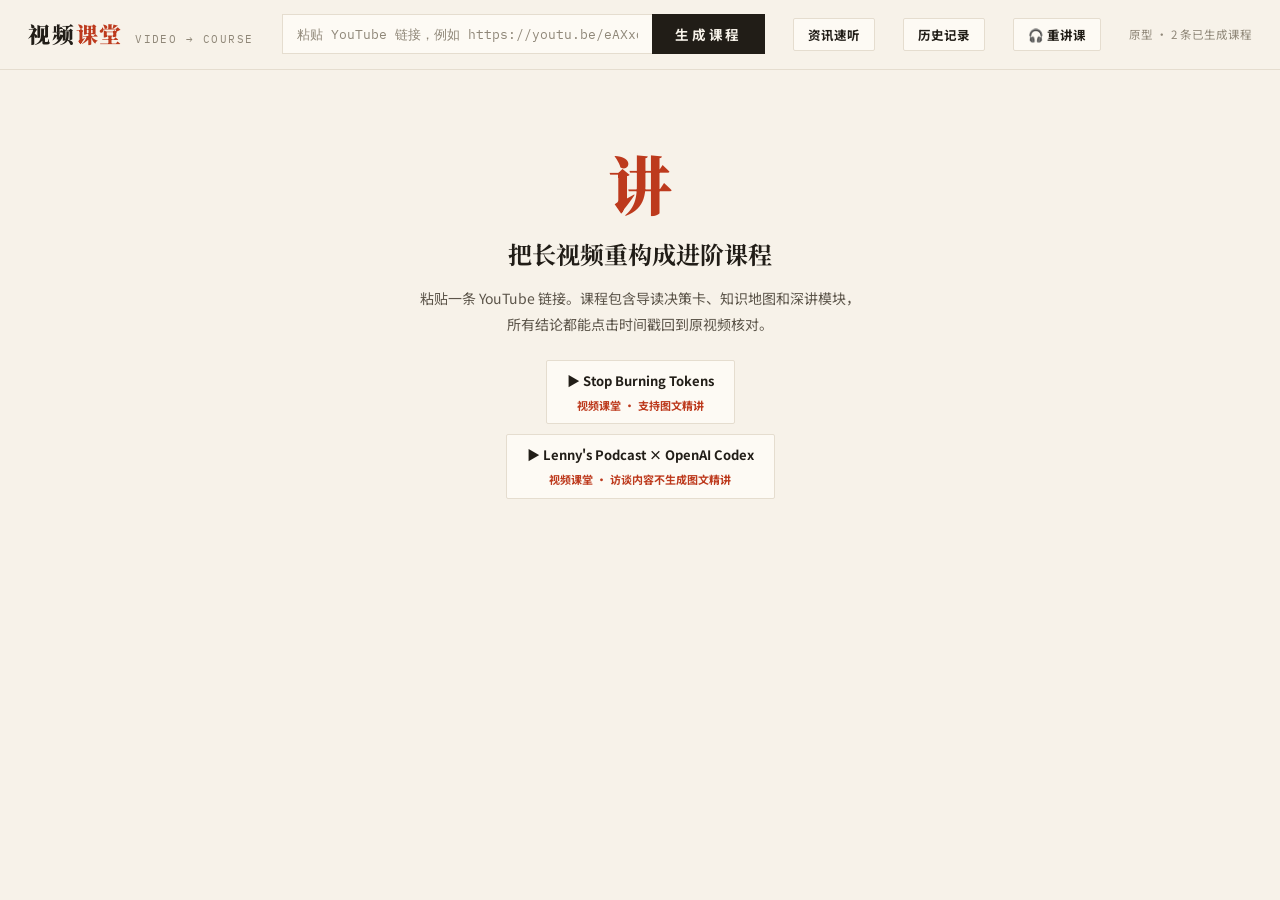
<file: prototype/index.html>
<!DOCTYPE html>
<html lang="zh-CN">
<head>
<meta charset="UTF-8">
<meta name="viewport" content="width=device-width, initial-scale=1.0">
<title>视频课堂 · 把长视频重构成进阶课程</title>
<link rel="icon" href="data:image/svg+xml,<svg xmlns=%22http://www.w3.org/2000/svg%22 viewBox=%220 0 100 100%22><text y=%22.9em%22 font-size=%2290%22>🎓</text></svg>">
<link rel="preconnect" href="https://fonts.googleapis.com">
<link rel="preconnect" href="https://fonts.gstatic.com" crossorigin>
<link href="https://fonts.googleapis.com/css2?family=Noto+Serif+SC:wght@500;700;900&family=Noto+Sans+SC:wght@400;500;700&family=IBM+Plex+Mono:wght@400;500&display=swap" rel="stylesheet">
<style>
:root{
  --paper:#f7f2e9;
  --paper-deep:#efe7d8;
  --ink:#211d17;
  --ink-soft:#5c554a;
  --ink-faint:#8f8778;
  --vermilion:#bd3a1d;
  --vermilion-soft:#f3ddd5;
  --ochre:#a06b12;
  --ochre-soft:#f0e3c8;
  --teal:#1f6a5e;
  --teal-soft:#d9e8e2;
  --hairline:#d8cdb9;
  --card:#fdfaf4;
  --serif:'Noto Serif SC',serif;
  --sans:'Noto Sans SC',sans-serif;
  --mono:'IBM Plex Mono',monospace;
}
*{margin:0;padding:0;box-sizing:border-box}
.sr-only{position:absolute;width:1px;height:1px;padding:0;margin:-1px;overflow:hidden;clip:rect(0,0,0,0);white-space:nowrap;border:0}
html{scroll-behavior:smooth}
body{
  font-family:var(--sans);color:var(--ink);background:var(--paper);
  line-height:1.85;font-size:15px;
  background-image:
    radial-gradient(ellipse 900px 400px at 85% -60px, rgba(189,58,29,.055), transparent),
    repeating-linear-gradient(0deg, transparent, transparent 3px, rgba(33,29,23,.012) 3px, rgba(33,29,23,.012) 4px);
}
::selection{background:var(--vermilion);color:#fff}

/* ── header ─────────────────────── */
header{
  border-bottom:2px solid var(--ink);
  background:var(--paper);
  position:sticky;top:0;z-index:50;
}
.hd-inner{
  max-width:1280px;margin:0 auto;padding:14px 28px;
  display:flex;align-items:center;gap:28px;flex-wrap:wrap;
}
.brand{display:flex;align-items:baseline;gap:12px;white-space:nowrap}
.brand h1{font-family:var(--serif);font-weight:900;font-size:22px;letter-spacing:.08em}
.brand h1 em{font-style:normal;color:var(--vermilion)}
.brand .en{font-family:var(--mono);font-size:10.5px;color:var(--ink-faint);letter-spacing:.14em;text-transform:uppercase}
.linkbar{flex:1;display:flex;gap:0;min-width:320px;max-width:640px}
.linkbar input{
  flex:1;border:1.5px solid var(--ink);border-right:none;background:var(--card);
  padding:9px 14px;font-family:var(--mono);font-size:12.5px;color:var(--ink);outline:none;
}
.linkbar input::placeholder{color:var(--ink-faint)}
.linkbar input:focus{background:#fff}
.linkbar button{
  border:1.5px solid var(--ink);background:var(--ink);color:var(--paper);
  font-family:var(--sans);font-weight:700;font-size:13.5px;letter-spacing:.2em;
  padding:9px 22px;cursor:pointer;transition:background .15s;white-space:nowrap;
}
.linkbar button:hover{background:var(--vermilion);border-color:var(--vermilion)}
.hd-note{font-size:11.5px;color:var(--ink-faint)}
.hd-mode{font-size:12.5px;font-weight:700;color:var(--ink);text-decoration:none;border:1.5px solid var(--ink);padding:4px 14px;background:var(--card);white-space:nowrap}
.hd-mode:hover{background:var(--vermilion);border-color:var(--vermilion);color:#fff}

/* ── empty / not-found state ────── */
.state{max-width:680px;margin:80px auto;text-align:center;padding:0 24px}
.state .glyph{font-family:var(--serif);font-size:64px;font-weight:900;color:var(--vermilion);line-height:1}
.state h2{font-family:var(--serif);font-size:24px;margin:18px 0 10px}
.state p{color:var(--ink-soft);font-size:14px}
.state code{font-family:var(--mono);font-size:12px;background:var(--paper-deep);padding:2px 8px}
.state .demo-link{
  display:inline-block;margin-top:22px;border:1.5px solid var(--ink);padding:8px 20px;
  font-weight:700;font-size:13px;color:var(--ink);text-decoration:none;cursor:pointer;background:var(--card);
}
.state .demo-link:hover{background:var(--ink);color:var(--paper)}
.state .sample-list{display:flex;flex-direction:column;align-items:center;gap:10px;margin-top:22px}
.state .sample-list .demo-link{margin-top:0}
.state .sample-note{display:block;margin-top:2px;font-size:11px;color:var(--vermilion);font-weight:700}
.state .private-learning-note[hidden]{display:none}

/* ── layout ─────────────────────── */
.wrap{max-width:1280px;margin:0 auto;padding:30px 28px 120px;display:none}
.wrap.active{display:grid}
.wrap{grid-template-columns:460px 1fr;gap:44px;align-items:start}
.left{position:sticky;top:78px}

/* player */
.player-slot{position:relative}
.player-frame{border:2px solid var(--ink);background:#000;box-shadow:8px 8px 0 var(--paper-deep)}
.player-frame.is-floating{position:fixed;top:var(--floating-player-top,0);left:50%;z-index:60;width:min(28rem,calc(100vw - 1rem));transform:translateX(-50%);box-shadow:0 12px 32px rgba(33,29,23,.24)}
.player-frame .ratio{position:relative;padding-top:56.25%}
.player-frame iframe,#yt-player{position:absolute;inset:0;width:100%;height:100%;border:0}
.subtitle-box{min-height:42px;padding:8px 14px;background:#000;color:#fff;text-align:center;font-size:14px;font-weight:700;line-height:1.6}
.subtitle-box:empty::after{content:"中文字幕";color:#666;font-size:11px;font-weight:400}
.file-mode-note{display:none;margin:12px 2px 0;padding:10px 12px;background:var(--ochre-soft);color:var(--ink-soft);font-size:12px;line-height:1.7}
.file-mode-note.show{display:block}
.file-mode-note a{color:var(--vermilion);font-weight:700;text-decoration:none}
.file-mode-gate{position:absolute;inset:0;display:grid;place-content:center;gap:12px;padding:24px;text-align:center;background:var(--ink);color:var(--paper)}
.file-mode-gate strong{font-family:var(--serif);font-size:18px}
.file-mode-gate span{max-width:380px;color:#d7d1c7;font-size:12.5px;line-height:1.7}
.file-mode-gate a{justify-self:center;padding:9px 16px;background:var(--vermilion);color:#fff;text-decoration:none;font-size:13px;font-weight:700}
.now-playing{
  display:flex;justify-content:space-between;align-items:baseline;gap:12px;
  font-size:12px;color:var(--ink-soft);margin:12px 2px 0;
}
.now-playing .t{font-family:var(--mono);color:var(--vermilion);font-weight:500}
.subtitle-toggle{border:0;background:none;color:var(--ink-soft);font:inherit;text-decoration:underline;text-underline-offset:3px;cursor:pointer}
.player-external{display:none}

/* knowledge map nav */
.map-nav{margin-top:26px}
.map-nav h3{
  font-family:var(--serif);font-size:15px;font-weight:700;letter-spacing:.12em;
  display:flex;align-items:center;gap:10px;margin-bottom:12px;
}
.map-nav h3::after{content:"";flex:1;height:1px;background:var(--ink)}
.map-list{list-style:none;max-height:calc(100vh - 480px);overflow-y:auto;scrollbar-width:thin}
.map-list li{
  display:grid;grid-template-columns:52px 1fr auto;gap:10px;align-items:baseline;
  padding:7px 8px;border-bottom:1px solid var(--hairline);cursor:pointer;transition:background .12s;
}
.map-list li:hover{background:var(--card)}
.map-list li.skip{opacity:.42}
.map-list li.skip .mt{text-decoration:line-through}
.map-list li.playing{background:var(--card)}
.map-list li.playing .ts{color:var(--vermilion);font-weight:700}
.map-list li.playing .mt{font-weight:700}
.map-detail{display:none;grid-column:2/4;padding:2px 0 7px;font-size:12px;line-height:1.65;color:var(--ink-soft)}
.map-list li.playing .map-detail{display:block}
.map-detail strong{color:var(--ink);font-weight:700}
.map-list .ts{font-family:var(--mono);font-size:11px;color:var(--ink-faint)}
.map-list .mt{font-size:13px;line-height:1.5}
.badge{
  font-size:10.5px;font-weight:700;letter-spacing:.08em;padding:1px 8px;white-space:nowrap;
  border:1px solid currentColor;
}
.b-deep{color:var(--vermilion);background:var(--vermilion-soft)}
.b-quick{color:var(--ochre);background:var(--ochre-soft)}
.b-raw{color:var(--teal);background:var(--teal-soft)}
.b-sum{color:var(--ink-soft);background:var(--paper-deep)}
.b-skip{color:var(--ink-faint);background:transparent}

/* ── right column ───────────────── */
.right{min-width:0}
.kicker{
  font-family:var(--mono);font-size:11px;letter-spacing:.22em;text-transform:uppercase;
  color:var(--vermilion);margin-bottom:10px;
}
.course-title{
  font-family:var(--serif);font-weight:900;font-size:clamp(24px,2.6vw,34px);
  line-height:1.35;letter-spacing:.01em;margin-bottom:8px;
}
.course-meta{font-size:12.5px;color:var(--ink-soft);display:flex;gap:18px;flex-wrap:wrap;margin-bottom:34px}
.course-meta b{color:var(--ink)}

section{margin-bottom:52px}
.sec-head{display:flex;align-items:baseline;gap:14px;margin-bottom:20px}
.sec-head .no{
  font-family:var(--serif);font-weight:900;font-size:30px;color:var(--vermilion);line-height:1;
}
.sec-head h2{font-family:var(--serif);font-weight:700;font-size:20px;letter-spacing:.05em}
.sec-head .rule{flex:1;height:2px;background:var(--ink);align-self:center}

/* 决策卡 */
.deck{
  border:2px solid var(--ink);background:var(--card);padding:26px 30px;
  box-shadow:8px 8px 0 var(--paper-deep);
}
.deck .theme{font-family:var(--serif);font-size:16.5px;font-weight:700;line-height:1.8;margin-bottom:18px}
.deck .theme::before{content:"主题 ";font-size:11px;letter-spacing:.2em;color:var(--vermilion);font-family:var(--sans);display:block;margin-bottom:4px}
.claims{list-style:none;counter-reset:c;margin-bottom:6px}
.claims li{
  counter-increment:c;position:relative;padding:10px 0 10px 40px;
  border-top:1px solid var(--hairline);font-size:14px;
}
.claims li::before{
  content:counter(c,cjk-ideographic);position:absolute;left:2px;top:12px;
  font-family:var(--serif);font-weight:900;color:var(--vermilion);font-size:15px;
}
.deck-grid{display:grid;grid-template-columns:1fr 1fr;gap:2px;background:var(--hairline);border-top:1px solid var(--hairline);margin-top:16px}
.deck-cell{background:var(--card);padding:14px 16px 14px 0}
.deck-cell h4{font-size:11.5px;letter-spacing:.18em;color:var(--ink-faint);font-weight:700;margin-bottom:6px}
.deck-cell p{font-size:13px;color:var(--ink-soft);line-height:1.75}

/* timestamps */
.ts-chip{
  font-family:var(--mono);font-size:11px;font-weight:400;color:var(--ink-faint);
  background:rgba(239,231,216,.42);border:1px solid var(--hairline);
  padding:1px 7px;cursor:pointer;white-space:nowrap;transition:all .12s;
  border-radius:2px;user-select:none;
}
.ts-chip:hover{background:var(--vermilion);color:#fff}
.ts-chip::before{content:"▶ ";font-size:8px;vertical-align:1px}

/* attribution badges */
.attr{
  font-size:10.5px;font-weight:700;padding:1px 7px;margin-right:6px;letter-spacing:.05em;
  vertical-align:1.5px;border-radius:2px;
}
.a-quote{background:var(--ink);color:var(--paper)}
.a-summ{background:var(--teal-soft);color:var(--teal);border:1px solid var(--teal)}
.a-expl{background:var(--ochre-soft);color:var(--ochre);border:1px solid var(--ochre)}
.a-ext{background:transparent;color:var(--ink-soft);border:1px dashed var(--ink-soft)}

/* module */
.module{margin-bottom:64px}
.module:last-child{margin-bottom:0}
.module-head h3{font-family:var(--serif);font-size:19px;font-weight:900;line-height:1.5}
.module-head .sub{font-size:12.5px;color:var(--ink-soft);margin:6px 0 4px;display:flex;gap:16px;flex-wrap:wrap}
.depth-tabs{display:flex;gap:0;margin:18px 0 26px;border:1.5px solid var(--ink);width:fit-content}
.depth-tabs button{
  border:none;background:var(--card);padding:7px 20px;font-family:var(--sans);
  font-size:12.5px;font-weight:700;cursor:pointer;color:var(--ink-soft);
  border-right:1.5px solid var(--ink);transition:all .12s;
}
.depth-tabs button:last-child{border-right:none}
.depth-tabs button.on{background:var(--ink);color:var(--paper)}
.qa{margin-bottom:12px;padding:18px 20px;background:var(--card);border:1px solid var(--hairline)}
.qa h4{
  font-family:var(--serif);font-size:15px;font-weight:900;margin-bottom:10px;
  display:flex;align-items:baseline;gap:10px;
}
.qa h4 .qno{font-family:var(--mono);font-size:11px;color:var(--vermilion);font-weight:500}
.qa p{font-size:14px;margin-bottom:8px}
.qa .pull{
  font-family:var(--serif);font-size:15px;line-height:2;
  border-top:1px solid var(--hairline);border-bottom:1px solid var(--hairline);
  padding:12px 0;margin:12px 0;
}
.brief{
  background:var(--ink);color:var(--paper);padding:20px 24px;font-size:14px;line-height:2;
}
.brief .lb{font-size:11px;letter-spacing:.2em;color:var(--vermilion-soft);display:block;margin-bottom:6px}

/* recall check */
.recall{margin-top:64px;padding:26px;background:var(--card);border:1px solid var(--hairline)}
.recall h3{font-family:var(--serif);font-size:19px;font-weight:900;margin-bottom:8px}
.recall .hint{font-size:13px;color:var(--ink-soft);margin-bottom:16px}
.recall textarea{width:100%;min-height:150px;resize:vertical;border:1.5px solid var(--ink);background:#fffdf8;color:var(--ink);padding:14px;font:14px/1.8 var(--sans)}
.recall textarea:focus-visible{outline:3px solid var(--ochre-soft);outline-offset:2px}
.recall-actions{display:flex;align-items:center;gap:14px;margin-top:12px;flex-wrap:wrap}
.recall button{border:1.5px solid var(--ink);background:var(--ink);color:var(--paper);padding:8px 18px;font:700 13px var(--sans);cursor:pointer}
.recall button:hover{background:var(--vermilion);border-color:var(--vermilion)}
.recall-status{font-size:12px;color:var(--ink-soft)}
.recall-reference{margin-top:22px;padding-top:18px;border-top:1px solid var(--hairline)}
.recall-reference h4{font-family:var(--serif);font-size:15px;margin-bottom:10px}
.recall-reference ul{padding-left:20px;font-size:13.5px;line-height:1.8}

footer{border-top:1px solid var(--hairline);margin-top:60px;padding-top:16px;font-size:11.5px;color:var(--ink-faint)}
.back-to-top{display:none}

/* entering animation */
.wrap.active .left{animation:rise .5s ease both}
.wrap.active .right{animation:rise .5s .08s ease both}
@keyframes rise{from{opacity:0;transform:translateY(14px)}to{opacity:1;transform:none}}

@media(max-width:1020px){
  header{position:static}
  .wrap{grid-template-columns:1fr}
  .left{position:static;animation:none!important;transform:none!important}
  .player-slot.is-reserving{min-height:var(--player-slot-height)}
  .module-head{position:sticky;top:var(--module-sticky-top,0);z-index:40;margin-inline:-2px;padding:12px 2px 10px;background:var(--paper);border-bottom:1px solid var(--hairline)}
  .map-list{max-height:none}
  .deck-grid{grid-template-columns:1fr}
  .subtitle-box{min-height:38px;padding:7px 10px;font-size:12px}
  .player-external{display:inline-block;margin:8px 2px 0;color:var(--ink-faint);font-size:11px;text-underline-offset:3px}
  .back-to-top{position:fixed;right:14px;bottom:calc(14px + env(safe-area-inset-bottom));z-index:55;display:flex;align-items:center;gap:5px;border:1px solid var(--hairline);border-radius:999px;padding:7px 11px;background:rgba(248,244,235,.82);box-shadow:0 5px 16px rgba(33,29,23,.07);color:var(--ink-faint);font:500 11px var(--sans);opacity:0;pointer-events:none;transform:translateY(8px);transition:opacity .16s ease,transform .16s ease;backdrop-filter:blur(5px);-webkit-backdrop-filter:blur(5px)}
  .back-to-top.show{opacity:.82;pointer-events:auto;transform:none}
  .back-to-top:focus-visible{outline:2px solid var(--ink-soft);outline-offset:2px}
  .qa{padding:15px 14px}.recall{padding:20px 16px}
}
</style>
<link rel="stylesheet" href="theme.css">
</head>
<body class="page-course">

<header>
  <div class="hd-inner">
    <div class="brand">
      <h1>视频<em>课堂</em></h1>
      <span class="en">Video → Course</span>
    </div>
    <div class="linkbar">
      <input id="url-input" type="text" placeholder="粘贴 YouTube 链接，例如 https://youtu.be/eAXxdtNlK04" spellcheck="false">
      <button id="go-btn">生成课程</button>
    </div>
    <a class="hd-mode" href="briefing/index.html">资讯速听</a>
    <a class="hd-mode" href="history/index.html">历史记录</a>
    <a class="hd-mode" href="relecture/index.html">🎧 重讲课</a>
    <span class="hd-note">原型 · 2 条已生成课程</span>
  </div>
</header>

<!-- 初始态 -->
<div class="state" id="state-empty">
  <div class="glyph">讲</div>
  <h2>把长视频重构成进阶课程</h2>
  <p>粘贴一条 YouTube 链接。课程包含导读决策卡、知识地图和深讲模块，<br>所有结论都能点击时间戳回到原视频核对。</p>
  <div class="sample-list" aria-label="已生成课程">
    <a class="demo-link" id="visual-demo-btn">▶ Stop Burning Tokens<span class="sample-note private-learning-note">视频课堂 · 支持图文精讲</span></a>
    <a class="demo-link" id="demo-btn">▶ Lenny's Podcast × OpenAI Codex<span class="sample-note">视频课堂 · 访谈内容不生成图文精讲</span></a>
  </div>
</div>

<!-- 未命中态 -->
<div class="state" id="state-miss" style="display:none">
  <div class="glyph">待</div>
  <h2>这条视频还没有生成课程</h2>
  <p>这条视频还没有课程数据。你可以返回已生成课程，或换一条链接。</p>
  <div class="sample-list">
    <a class="demo-link" id="visual-demo-btn2">▶ Stop Burning Tokens · 视频课堂</a>
    <a class="demo-link" id="demo-btn2">▶ Lenny's Podcast · 访谈课程</a>
  </div>
</div>

<!-- 课程视图 -->
<div class="wrap" id="course">
  <div class="left">
    <div class="player-slot" id="player-slot"><div class="player-frame" id="player-frame"><div class="ratio"><div id="yt-player"></div></div><div class="subtitle-box" id="subtitle-box" aria-live="polite"></div></div></div>
    <div class="file-mode-note" id="file-mode-note">YouTube 现在要求嵌入页面提供可识别的网页来源，直接打开本地文件无法播放。请使用 <a id="local-course-link" href="http://127.0.0.1:8737/prototype/index.html?t=0">本地服务版视频课堂</a>。</div>
    <div class="now-playing">
      <span>英文使用 YouTube 字幕 · <button class="subtitle-toggle" id="subtitle-toggle" type="button">关闭中文字幕</button></span>
      <span class="t" id="now-t">00:00:00</span>
    </div>
    <a class="player-external" id="youtube-app-link" href="https://youtu.be/P3KDebPTUrw" target="_blank" rel="noopener">在 YouTube 中打开 · 画中画由手机控制</a>
    <nav class="map-nav">
      <h3>知识地图 · 跳转导航</h3>
      <ul class="map-list" id="map-list"></ul>
    </nav>
  </div>

  <div class="right">
    <div class="kicker">访谈 / 观点模板 · 生成于 2026-07-11 · 字幕：YouTube 自动字幕（时间戳 ±30s）</div>
    <div class="course-title">当"实现"变得廉价，产品工作会倒转成什么样</div>
    <div class="course-meta">
      <span>原视频 <b>Lenny's Podcast × Andrew Ambrosino（OpenAI Codex 负责人）</b></span>
      <span>原片 <b>70 分钟</b></span>
      <span>课程预计 <b>30–35 分钟</b></span>
    </div>

    <!-- 一、导读 -->
    <section id="sec-deck">
      <div class="sec-head"><span class="no">一</span><h2>课程导读 · 决策卡</h2><span class="rule"></span></div>
      <div class="deck">
        <p class="theme">当 AI 让"实现"变得廉价，产品工作的流程、角色和规划方式会倒转成什么样——来自最激进使用 AI 的团队（OpenAI Codex）的一手观察。</p>
        <ul class="claims">
          <li>产品流程倒转了：贵的不再是实现，而是从 90 个原型里做策展和判断。<span class="ts-chip" data-t="178">00:02:58</span></li>
          <li>"PRD 已死"是错的：为目的选对媒介（文档还是原型）反而更重要。<span class="ts-chip" data-t="438">00:07:18</span></li>
          <li>角色没有消失而是"塌缩"：你的角色是你工作内容的平均位置；但取消角色会消灭专业最佳实践。<span class="ts-chip" data-t="1365">00:22:45</span></li>
          <li>产品成败越来越取决于模型时机：同一个 Codex app，11 月发布必败，2 月发布成功。<span class="ts-chip" data-t="2011">00:33:31</span></li>
          <li>AI 短期做不好设计：难打分、不在研究加速飞轮里、且需要新颖性而非复用已知模式。<span class="ts-chip" data-t="759">00:12:39</span></li>
        </ul>
        <div class="deck-grid">
          <div class="deck-cell"><h4>适合谁</h4><p>用 AI 构建产品的开发者、独立开发者、产品人。不适合想要具体工具教程的人——通篇没有操作演示。</p></div>
          <div class="deck-cell"><h4>前置知识</h4><p>知道 Codex / Claude Code 这类 coding agent 是什么，用过 vibe coding。不需要 OpenAI 内部背景。</p></div>
          <div class="deck-cell"><h4>最值得看</h4><p>流程倒转 <span class="ts-chip" data-t="178">00:02:58</span>　模型时机 <span class="ts-chip" data-t="1917">00:31:57</span>　为何合并 <span class="ts-chip" data-t="3166">00:52:46</span></p></div>
          <div class="deck-cell"><h4>可跳过</h4><p>两段广告、开场混剪、结尾 lightning round 闲聊——合计约 8 分钟，知识地图中已标灰。</p></div>
        </div>
      </div>
    </section>

    <!-- 二、深讲模块 × 4 -->
    <section id="sec-module">
      <div class="sec-head"><span class="no">二</span><h2>深讲模块（4 个）</h2><span class="rule"></span></div>

      <!-- 模块 1 -->
      <div class="module" id="mod-1">
        <div class="module-head">
          <h3>模块一 · 实现廉价之后，贵的是策展</h3>
          <div class="sub">
            <span>时间范围 <span class="ts-chip" data-t="178">00:02:58</span> – 00:10:09</span>
            <span>核心观点＋工作方法</span><span>讲解约 5 分钟</span>
          </div>
        </div>
        <div class="depth-tabs">
          <button data-d="d30">30 秒理解</button>
          <button data-d="dn" class="on">通俗讲解</button>
          <button data-d="dd">技术深入</button>
        </div>
        <div data-pane="d30" style="display:none">
          <div class="brief"><span class="lb">30 秒版本</span>实现廉价后流程倒转——先做出来再策展，稀缺的是判断力；但精致原型不再代表接近完成，为目的选对媒介（文档还是原型）比以往更重要。</div>
        </div>
        <div data-pane="dn">
          <div class="qa"><h4><span class="qno">Q1</span>这部分解决什么问题</h4>
            <p>传统产品流程（研究 → 文档 → 设计 → 原型 → 实现）的排序逻辑建立在一个假设上：实现是最贵的环节，所以要在实现前用便宜的东西降险。当 AI 让实现变得廉价，这条流程还成立吗？"PRD 已死、原型当道"的流行说法对吗？</p></div>
          <div class="qa"><h4><span class="qno">Q2</span>作者的核心判断</h4>
            <div class="pull"><span class="attr a-quote">原话</span>"It's backwards. The implementation is actually not the expensive part anymore. It's, dare I say, taste." <span class="ts-chip" data-t="303">00:05:03</span></div>
            <p><span class="attr a-summ">归纳</span>流程倒转了，但不是"文档死了"：实现廉价意味着任何人都能先做出来再讨论——OpenAI 内部同一个需求可能有 90 个未协调的原型 <span class="ts-chip" data-t="232">00:03:52</span>。稀缺资源从"实现能力"变成"策展能力"。同时他明确反对"PRD 已死" <span class="ts-chip" data-t="438">00:07:18</span>：澄清模糊领域用文档，压测交互模式才用原型。</p></div>
          <div class="qa"><h4><span class="qno">Q3</span>用人话怎么理解</h4>
            <p>以前盖房子贵，先画图纸做沙盘，图纸阶段吵完架才动工。现在"盖房子"一夜之间免费，人人直接盖 90 栋毛坯房——问题变成谁来决定哪栋值得精装、哪些该拆掉合并。而且以前看到一栋装修完的房子，就知道它走完了全部审批；现在一栋能拎包入住的房子，可能只是某人昨晚的即兴试验。<b>外观不再携带"进度信息"。</b></p></div>
          <div class="qa"><h4><span class="qno">Q4</span>背后的机制</h4>
            <p><span class="attr a-summ">归纳</span>旧流程里媒介和阶段是绑定的：看到接近生产环境的东西，意味着假设已验证、设计已过审——因为不降险就拿不到实现资源。实现廉价后这个绑定断裂（divorced），精致度不再是进度信号 <span class="ts-chip" data-t="544">00:09:04</span>。团队必须显式声明"我们处在流程哪一步"，否则出现两类错觉：把探索原型当成待发布产品，或过早锚定在第一个成型方案上。</p>
            <p><span class="attr a-expl">解释</span>主持人的"primal mark"（画布第一笔决定后续所有响应）概括了第二类风险 <span class="ts-chip" data-t="495">00:08:15</span>：原型是很强的第一笔，它把讨论从"该解决什么"拉到"按钮放哪"。<b>媒介选择本质是选择你想让团队对什么做出反应。</b></p></div>
          <div class="qa"><h4><span class="qno">Q5</span>原视频案例与补充案例</h4>
            <p><span class="attr a-quote">原话大意</span>一个急需的功能，"我确信此刻有 90 个不同的、未协调的团队在各自实现和尝试" <span class="ts-chip" data-t="232">00:03:52</span>。另一面：工程师们也在写"大量不值得读的文档" <span class="ts-chip" data-t="464">00:07:44</span>——两种媒介都在被滥用，问题是媒介与目的错配。</p>
            <p><span class="attr a-ext">外部</span>反例：独立开发者让 AI 生成带完整 UI 的记账 App 原型发给候选用户，反馈全部集中在配色和按钮位置，没人回答"你会不会用它替代现有工具"——精致度把反馈锚定在错误层面。此案例证明"媒介决定反馈层次"，不证明原型无用。</p></div>
          <div class="qa"><h4><span class="qno">Q6</span>对 vibe coding 开发者的价值＋最小实践</h4>
            <p>你已经活在"实现廉价"的世界里。最容易犯的错不再是"做不出来"，而是第一版太快变成默认方案。两条纪律：给每个产出物显式标注阶段（探索 / 验证 / 待发布）；打开编辑器前先问"这一步要的反馈是方向还是交互"——前者写半页文档，后者才出原型。</p>
            <div class="pull">最小实践（15–30 分钟）：翻出最近一个用 AI 快速做出的功能，写三行——它要验证的问题是什么；直接上原型让你提前锚定了哪个决定；重来的话哪一步该先写半页文档。再给当前项目挑一个模糊需求，先写半页"这是什么、为谁、不做什么"再让 AI 实现，对比返工量。</div></div>
        </div>
        <div data-pane="dd" style="display:none">
          <div class="qa"><h4><span class="qno">＋</span>技术深入 · 追问方向</h4>
            <p>策展如何规模化——90 个原型谁来看？作者的答案是 zone defense 式的产品覆盖：产品人像联防一样拉开距离占满地图，而不是扎堆 <span class="ts-chip" data-t="1694">00:28:14</span>。</p>
            <p>阶段信息如何重新编码进工具——作者团队用 baby codebase（大幅简化但保留全部交互形态的代码库）承载探索，与生产库物理隔离，天然携带"这是探索"的信号 <span class="ts-chip" data-t="1212">00:20:12</span>。</p></div>
        </div>
      </div>

      <!-- 模块 2 -->
      <div class="module" id="mod-3">
        <div class="module-head">
          <h3>模块二 · AI 为什么做不好设计</h3>
          <div class="sub">
            <span>时间范围 <span class="ts-chip" data-t="759">00:12:39</span> – 00:17:17</span>
            <span>技术机制＋能力边界</span><span>讲解约 5 分钟</span>
          </div>
        </div>
        <div class="depth-tabs">
          <button data-d="d30">30 秒理解</button>
          <button data-d="dn" class="on">通俗讲解</button>
          <button data-d="dd">技术深入</button>
        </div>
        <div data-pane="d30" style="display:none">
          <div class="brief"><span class="lb">30 秒版本</span>AI 做不好设计有两类原因：打分难、不在研究加速飞轮里——这两条会随时间消失；需要新颖性、设计与代码共享深层抽象——这两条更难啃。短期内，方向判断和品味反馈仍然是人的活。</div>
        </div>
        <div data-pane="dn">
          <div class="qa"><h4><span class="qno">Q1</span>这部分解决什么问题</h4>
            <p>前沿模型写代码已经很强，为什么生成的界面总是"一眼 AI"？这是暂时的还是结构性的？判断这一点决定你该等模型，还是该自己补设计判断。</p></div>
          <div class="qa"><h4><span class="qno">Q2</span>作者的核心判断</h4>
            <div class="pull"><span class="attr a-quote">原话</span>"Design's a little bit harder to grade… because the human aspect of taste is part of the feedback mechanism you need." <span class="ts-chip" data-t="759">00:12:39</span></div>
            <p><span class="attr a-summ">归纳</span>四层原因分两类。实践性的（会消失）：① 设计难以自动打分，人类品味是反馈回路的一环；② 实验室优先投资能加速 AI 研究的能力——正确的代码在飞轮里，设计不在 <span class="ts-chip" data-t="819">00:13:39</span>。结构性的（更难）：③ 设计要求新颖性，工程恰恰要复用已知模式；④ 设计与代码共享一个深层抽象层 <span class="ts-chip" data-t="877">00:14:37</span>。</p></div>
          <div class="qa"><h4><span class="qno">Q3</span>用人话怎么理解</h4>
            <p>训练模型像教学生，前提是有人批卷子。代码的卷子机器能批——编译通过没有、测试跑绿没有；设计的卷子只有人类品味能批，批得又慢又贵。更麻烦的是，设计"抄满分作文"不得分：一个每次都输出 linear 官网的模型不是好设计师；而写代码恰恰鼓励抄已知模式。<b>同一套训练配方，在这两个学科上方向相反。</b></p></div>
          <div class="qa"><h4><span class="qno">Q4</span>背后的机制</h4>
            <p><span class="attr a-summ">归纳</span>最深的一层是设计-代码抽象层：好的界面设计不只是像素，而是"页面这个角落的东西应该和那个角落的东西共享代码里的某些语义"。作者的试金石是 rebrand：浅层理解是把 263 个组件逐个改一遍；深层理解是改动"两个看起来不同、但承载同一交互语义的东西"之间的语义关系——这仍然超出当前技术 <span class="ts-chip" data-t="915">00:15:15</span>。</p>
            <p><span class="attr a-expl">解释</span>这就是前端工程里 design token 和语义化组件系统要解决的问题：把"看起来如何"与"意味着什么"分离。模型能生成前者，还不能稳定维护后者——因为后者是跨文件、跨表象的语义映射，不在单次生成的视野里。</p></div>
          <div class="qa"><h4><span class="qno">Q5</span>原视频案例与补充案例</h4>
            <p><span class="attr a-quote">原话大意</span>"去年出的每个新网站都是 linear 官网的复制品。如果模型每次都输出 linear 的网站，那不叫解决了设计" <span class="ts-chip" data-t="819">00:13:39</span>；rebrand 的浅层/深层之别 <span class="ts-chip" data-t="915">00:15:15</span>。</p>
            <p><span class="attr a-ext">外部</span>同一个界面 prompt 连发十次，得到十个几乎相同的"默认风格"页面——这不是 bug，是训练分布的众数：像素级正确，分布级平庸。它证明的正是"新颖性缺失"机制，也解释了为什么设计类技能包（反 AI 默认风格清单）会有效：它们人为提供了模型缺失的品味反馈。</p></div>
          <div class="qa"><h4><span class="qno">Q6</span>对 vibe coding 开发者的价值＋最小实践</h4>
            <p>别指望模型独立给出品牌级设计——瓶颈在反馈回路，不在生成能力。要么给它明确的品味约束（色彩策略、参考、禁令清单、design tokens），要么人来做方向判断、让 AI 做实现。"AI 设计不行"多数时候其实是"你没提供反馈"。</p>
            <div class="pull">最小实践（15–30 分钟）：挑一个你项目里的页面，先让 AI 盲改一版；再给它三条明确约束（一个色彩策略、一个参考对象、一份禁令清单）改一版。对比两版差距——你会直观看到瓶颈在反馈供给，而不是模型能力。</div></div>
        </div>
        <div data-pane="dd" style="display:none">
          <div class="qa"><h4><span class="qno">＋</span>技术深入 · 追问方向</h4>
            <p>设计评估如何自动化——成对比较的人类偏好数据能否像 RLHF 一样规模化？作者暗示这比"代码能否编译"繁琐得多，但并非不可能，所以前两条原因"会消失" <span class="ts-chip" data-t="759">00:12:39</span>。</p>
            <p>抽象层问题的工程化表述：模型需要学会的是从视觉表象到语义 token 的稳定映射，且在整个代码库范围内保持一致——这更接近"维护"能力而非"生成"能力，与"模型不会删代码"是同一类短板 <span class="ts-chip" data-t="2440">00:40:40</span>。</p></div>
        </div>
      </div>

      <!-- 模块 3 -->
      <div class="module" id="mod-5">
        <div class="module-head">
          <h3>模块三 · 角色塌缩与"平均位置"论</h3>
          <div class="sub">
            <span>时间范围 <span class="ts-chip" data-t="1297">00:21:37</span> – 00:27:18</span>
            <span>核心观点＋职业判断</span><span>讲解约 5 分钟</span>
          </div>
        </div>
        <div class="depth-tabs">
          <button data-d="d30">30 秒理解</button>
          <button data-d="dn" class="on">通俗讲解</button>
          <button data-d="dd">技术深入</button>
        </div>
        <div data-pane="d30" style="display:none">
          <div class="brief"><span class="lb">30 秒版本</span>角色塌缩塌掉的是围栏，不是专业：你的角色是你全部工作内容的平均位置。但取消角色概念是坏主意——它会连学科积累的最佳实践一起扔掉。"会用 Excel 不等于能进财务团队。"</div>
        </div>
        <div data-pane="dn">
          <div class="qa"><h4><span class="qno">Q1</span>这部分解决什么问题</h4>
            <p>AI 让人人都能写代码、做设计、写文档之后，"角色"还存在吗？一些公司宣布取消产品经理、人人都是 builder——该跟吗？对个人：该继续深耕一个职能，还是变成全栈生物？</p></div>
          <div class="qa"><h4><span class="qno">Q2</span>作者的核心判断</h4>
            <div class="pull"><span class="attr a-quote">原话</span>"Everybody's defined less by the fence… where design stops and engineering starts, but more the average of where they're working." <span class="ts-chip" data-t="1316">00:21:56</span></div>
            <p><span class="attr a-summ">归纳</span>塌缩是真实的（Codex 组比公司其他部门塌得更厉害：设计师会讲工程语言，产品经理有 CS 硕士学位），但作者同时给出全片最直接的反对意见：很多公司"取消产品角色、人人都是 builder"——"顺便说一句，这是个糟糕透顶的主意（a terrible idea）" <span class="ts-chip" data-t="1471">00:24:31</span>。</p></div>
          <div class="qa"><h4><span class="qno">Q3</span>用人话怎么理解</h4>
            <p>以前角色是格子间：设计到这堵墙为止，工程从那堵墙开始。现在是散点图：每个人的工作散落在各个学科，你的角色是那团点的<b>质心</b>。质心仍然存在——设计师也写代码，但均值落在设计。墙塌了，重心没塌。</p></div>
          <div class="qa"><h4><span class="qno">Q4</span>背后的机制</h4>
            <p><span class="attr a-summ">归纳</span>为什么围栏消失而专业还在：① 每个学科都有可传承的最佳实践和踩坑史，写几行代码不等于自动获得产品学科几十年的积累——抛弃角色的公司实际抛弃的是这些 <span class="ts-chip" data-t="1471">00:24:31</span>；② 没有人能同时做所有事，广度和深度都不够——这也是管理者不会消失的原因 <span class="ts-chip" data-t="1517">00:25:17</span>；③ 真正被侵蚀的是"工具把持角色"：效率不再绑定在精通某个具体工具上，换角色、学习新学科最佳实践的成本骤降 <span class="ts-chip" data-t="1596">00:26:36</span>。</p>
            <p><span class="attr a-expl">解释</span>作者自己就是论据：他曾长期觉得自己"不配当软件工程师"，因为不关心汇编和 TypeScript 语法记忆——那是工具守门（gatekeeping），不是学科本身。AI 消解的正是这层守门，而不是学科判断力。</p></div>
          <div class="qa"><h4><span class="qno">Q5</span>原视频案例与补充案例</h4>
            <p><span class="attr a-quote">原话</span>"Yes, you can use Excel, but you cannot work on the finance team." <span class="ts-chip" data-t="1556">00:25:56</span>　另有 MTS（member of technical staff）传统：研究型公司从 Xerox 起就不设职能头衔——角色塌缩的制度化表达 <span class="ts-chip" data-t="1420">00:23:40</span>。</p>
            <p><span class="attr a-ext">外部</span>独立开发者是"全塌缩"的极端案例：一人全职能时更需要显式的"换帽仪式"——写代码戴工程帽，发版前强制切产品帽过一遍检查清单。否则默认帽子永远是工程，产品问题会静默积压。这个案例证明：角色作为"工作模式"仍有价值，即使角色作为"头衔"消失了。</p></div>
          <div class="qa"><h4><span class="qno">Q6</span>对 vibe coding 开发者的价值＋最小实践</h4>
            <p>你天然处于全塌缩状态。真正的危险不是不会写代码，而是以为会让 AI 写代码就自动获得了产品和设计判断——那是两个有几十年积累的学科。好消息是：学最佳实践从未如此便宜，角色切换的门槛是历史最低。</p>
            <div class="pull">最小实践（15–30 分钟）：列出你过去两周的每项工作并标注所属学科（工程/产品/设计/运营），找出你的质心。再找出项目最需要但你从未认真做过的那个学科，让 AI 给你该学科的三条经典最佳实践，本周应用其中一条。</div></div>
        </div>
        <div data-pane="dd" style="display:none">
          <div class="qa"><h4><span class="qno">＋</span>技术深入 · 追问方向</h4>
            <p>IC 与管理者的趋同：IC 不再逐字敲代码，而是在管理 agent 和工作流——和管理者做的是同一件事，只是粒度不同 <span class="ts-chip" data-t="1859">00:30:59</span>。追问：如果人人都在"管理"，绩效评估和技能成长路径该怎么重构？</p>
            <p>塌缩后的产品组织形式是 zone defense：产品人拉开站位覆盖空隙，而不是按功能线分工——它依赖每个人都有跨学科判断力，这正是塌缩的组织红利 <span class="ts-chip" data-t="1694">00:28:14</span>。</p></div>
        </div>
      </div>

      <!-- 模块 4 -->
      <div class="module" id="mod-7">
        <div class="module-head">
          <h3>模块四 · 规划方法与模型时机决定成败</h3>
          <div class="sub">
            <span>时间范围 <span class="ts-chip" data-t="1917">00:31:57</span> – 00:40:00（已剔除广告）</span>
            <span>工作方法＋工程判断</span><span>讲解约 6 分钟</span>
          </div>
        </div>
        <div class="depth-tabs">
          <button data-d="d30">30 秒理解</button>
          <button data-d="dn" class="on">通俗讲解</button>
          <button data-d="dd">技术深入</button>
        </div>
        <div data-pane="d30" style="display:none">
          <div class="brief"><span class="lb">30 秒版本</span>功能成败的自变量从"形态"换成了"模型时机"：同一个 Codex app，11 月发布必败、2 月发布成功。不就绪的功能不是失败，是"等待未来模型的测试资产"；同一形态可能要发布六次。9 个月计划的任何精确度都是假精确。</div>
        </div>
        <div data-pane="dn">
          <div class="qa"><h4><span class="qno">Q1</span>这部分解决什么问题</h4>
            <p>模型每几个月跃迁一次，路线图还怎么定？更实际的：一个功能试了效果不行，该砍掉还是留着？什么时候"再试一次"是执念，什么时候是正确策略？</p></div>
          <div class="qa"><h4><span class="qno">Q2</span>作者的核心判断</h4>
            <div class="pull"><span class="attr a-quote">原话</span>"You might need to release this thing six different times before it works — and the shape might not change at all." <span class="ts-chip" data-t="2253">00:37:33</span></div>
            <p><span class="attr a-summ">归纳</span>过去市场反馈告诉你产品形态对不对；现在功能好不好的前提是"模型够不够聪明"，而不是形态 <span class="ts-chip" data-t="1949">00:32:29</span>。所以规划变成管理一个"等待模型的原型组合"：全部原型化，就绪的发布，不就绪的搁置，每次模型跃迁全部重试一遍。</p></div>
          <div class="qa"><h4><span class="qno">Q3</span>用人话怎么理解</h4>
            <p>以前做产品像种庄稼：种不活多半是种法不对。现在像海边等潮水：船浮不起来，往往不是船的问题，是水位没到。正确动作不是拆船，而是把船造好放在滩上，<b>每次涨潮把所有船都推下水再试一遍。</b></p></div>
          <div class="qa"><h4><span class="qno">Q4</span>背后的机制</h4>
            <p><span class="attr a-summ">归纳</span>四条操作规则：① 越短期越详细——9 个月计划加任何精度都是假精确 <span class="ts-chip" data-t="1927">00:32:07</span>；② 功能三态：就绪→发布；不就绪→搁置为资产；每次模型跃迁→全组合重试；③ 警惕肌肉记忆"代码写完了所以该上线"——写完只意味着你多了一个可对未来模型测试的资产 <span class="ts-chip" data-t="2138">00:35:38</span>；④ 同一功能的多次重发是常态：operator → Atlas 里的 agent → Codex 内嵌浏览器，本质是同一功能在不同智能水位下的重试 <span class="ts-chip" data-t="2175">00:36:15</span>。</p></div>
          <div class="qa"><h4><span class="qno">Q5</span>原视频案例与补充案例</h4>
            <p><span class="attr a-quote">原话大意</span>"我非常确信：2 月发布的 Codex app 如果 11 月就绪，它会在市场上彻底失败——唯一的区别是模型" <span class="ts-chip" data-t="2011">00:33:31</span>。另一案例：初版 Codex（web 版，纯委托）"we were too AGI-pilled for the moment"；Claude Code 完全本地、会提问、不假装能全自主——形态更"保守"反而赢了，因为那才是当时模型的真实水位 <span class="ts-chip" data-t="2228">00:37:08</span>。</p>
            <p><span class="attr a-ext">外部</span>2016 年的语音助手和今天的语音 agent 是同一个交互形态，隔了一代模型，结果天差地别——形态可以先于能力存在很多年。它证明"搁置重试"的窗口可能长达数年，而不只是几个月。</p></div>
          <div class="qa"><h4><span class="qno">Q6</span>对 vibe coding 开发者的价值＋最小实践</h4>
            <p>你半年前得出的"AI 做 X 不行"的结论，很可能已经过期。个人项目该维护一份"重试清单"：每个被放弃的 AI 功能记下当时失败的具体原因——是形态不对，还是模型不够聪明。后者在每次模型跃迁时值得原样重跑。</p>
            <div class="pull">最小实践（15–30 分钟）：列出你过去一年放弃的 3 个 AI 功能想法，各写一行失败原因并归类（能力问题 / 形态问题）。挑一个"能力问题"的，用当前最强模型原样重跑一次，记录差异。</div></div>
        </div>
        <div data-pane="dd" style="display:none">
          <div class="qa"><h4><span class="qno">＋</span>技术深入 · 追问方向</h4>
            <p>组织含义：同一个团队很难既守成（修 paper cuts、保可靠性）又颠覆自己，所以需要允许 bottoms-up 探索——Codex 颠覆了 ChatGPT，也会被未来的内部探索颠覆 <span class="ts-chip" data-t="2282">00:38:02</span>。</p>
            <p>"发布六次"成立的经济前提：重发的边际成本必须足够低——这正是本课程项目"保存中间产物、换深度换语言时只复用不重算"成本设计的同构逻辑。</p></div>
        </div>
      </div>
    </section>

    <section class="recall" id="recall-check">
      <h3>学完后复述核心机制</h3>
      <p class="hint">先合上上面的讲义，用自己的话回答。提交前不会显示参考要点。</p>
      <label for="recall-answer" class="sr-only">请用自己的话复述本课核心机制</label>
      <textarea id="recall-answer" placeholder="请复述：AI 让实现变廉价后，产品工作为什么会倒转？"></textarea>
      <div class="recall-actions">
        <button id="recall-submit" type="button">完成复述，查看自检</button>
        <span class="recall-status" id="recall-status"></span>
      </div>
      <div class="recall-reference" id="recall-reference" hidden>
        <h4>对照时检查是否讲清这四点</h4>
        <ul>
          <li>实现成本下降后，稀缺资源从“做出来”转向判断、筛选和策展。</li>
          <li>精致原型不再代表接近完成，媒介与产品阶段之间的旧信号断裂。</li>
          <li>因此团队要显式声明探索、验证或发布阶段，并按想获得的反馈选择文档或原型。</li>
          <li>这个机制能迁移到自己的项目：避免第一版过早成为默认方案。</li>
        </ul>
      </div>
    </section>

    <footer>视频课堂原型 · 视频通过 YouTube 官方嵌入播放，不复制原片 · 归属标注：<span class="attr a-quote">原话</span><span class="attr a-summ">归纳</span><span class="attr a-expl">解释</span><span class="attr a-ext">外部</span></footer>
  </div>
</div>

<button class="back-to-top" id="back-to-top" type="button" aria-label="回到页面顶部">↑ 顶部</button>

<script>
/* ── 课程数据（原型：单条样例）────────────── */
const COURSES = {
  "P3KDebPTUrw": {
    map: [
      {t:"00:00:00", s:0, title:"开场混剪与嘉宾介绍", act:"跳过", cls:"b-skip", skip:true, why:"正片预告混剪，无独立信息", core:"嘉宾与全片观点预告，没有形成独立论证。"},
      {t:"00:02:58", s:178, title:"产品流程倒转：实现廉价，策展昂贵", act:"深讲", cls:"b-deep", why:"全片主论点；含反主流的“PRD 没死”论证", core:"AI 降低实现成本后，稀缺能力从编码转为判断、筛选与为反馈选择正确媒介。"},
      {t:"00:10:33", s:633, title:"Taste 到底是什么", act:"快讲", cls:"b-quick", why:"祛魅：审美只是一部分，更多是系统思维", core:"Taste 不只是视觉审美，而是识别方向、系统关系和取舍质量的综合判断。"},
      {t:"00:12:39", s:759, title:"AI 为什么做不好设计", act:"深讲", cls:"b-deep", why:"技术密度最高：四层论证", core:"设计缺少可自动评分的反馈回路，还同时要求新颖性与跨代码库的语义抽象。"},
      {t:"00:17:17", s:1037, title:"设计流程已死又没死", act:"快讲", cls:"b-quick", why:"主题 1 在设计域的延伸；baby codebase 可借用", core:"流程没有消失，但探索代码与生产代码应明确分离，避免原型精致度伪装成进度。"},
      {t:"00:21:37", s:1297, title:"角色塌缩与“平均位置”论", act:"深讲", cls:"b-deep", why:"对“人人都是 builder”的重要反驳", core:"角色边界在变模糊，但专业重心和学科积累仍然存在；塌掉的是围栏，不是专业。"},
      {t:"00:27:18", s:1638, title:"团队构成、zone defense 与招聘", act:"快讲", cls:"b-quick", why:"偏内部组织细节，可迁移性中等", core:"跨职能团队像区域联防：成员可以越界补位，但仍需有人对关键区域负责。"},
      {t:"00:31:57", s:1917, title:"规划方法与模型时机决定成败", act:"深讲", cls:"b-deep", why:"全片最新颖：“发布六次”“too AGI-pilled”", core:"AI 产品的成败变量常是模型时机；不成熟功能应作为待重试资产，而不是永久失败。"},
      {t:"00:40:00", s:2400, title:"Supervised vs unsupervised 代码", act:"快讲", cls:"b-quick", why:"好用的度量视角，一句话讲清", core:"需要人持续盯着的代码和可交给模型独立完成的代码，应采用不同质量与效率度量。"},
      {t:"00:42:15", s:2535, title:"个人自动化工作流三案例", act:"原片", cls:"b-raw", why:"案例本身比转述有价值", core:"Daily brief、记忆和 Premiere 自动化展示 Codex 如何进入非编码的真实工作流。"},
      {t:"00:49:17", s:2957, title:"浏览器形态的取舍", act:"摘要", cls:"b-sum", why:"产品内部权衡，对多数用户过细", core:"浏览器能力有价值，但产品形态仍受快捷键、Electron 和用户心智等约束。"},
      {t:"00:52:02", s:3122, title:"Codex 与 ChatGPT 合并的逻辑", act:"快讲", cls:"b-quick", why:"解释标题问题：home base 模型", core:"Codex 应成为跨应用任务的 home base，而不是把所有专业工具塞进同一个窗口。"},
      {t:"00:59:43", s:3583, title:"Fail corner：10–15 年失败史", act:"原片", cls:"b-raw", why:"个人故事，本人表达更有价值", core:"长期失败经历构成判断力来源，作者本人的叙述比二次摘要更有学习价值。"},
      {t:"01:01:52", s:3712, title:"Lightning round", act:"跳过", cls:"b-skip", skip:true, why:"书影闲聊，无技术内容", core:"轻量个人问答，与课程核心机制关系较弱。"},
      {t:"01:07:04", s:4024, title:"彩蛋：不要与流程结婚", act:"快讲", cls:"b-quick", why:"金句收尾", core:"忠于独特成果，而不是忠于已经熟悉、但可能过时的交付流程。"}
    ]
  }
};

/* ── 视图切换 ────────────────────────────── */
const $ = id => document.getElementById(id);
let player = null, playerReady = false, pendingSeek = null;
let curMap = null;
let subtitles = [], subtitlesOn = true;
let currentVideoId = null;
let playbackActive = false;
let lastPlaybackTime = null, stalledPlaybackPolls = 0;
const isFileMode = location.protocol === "file:";
const localCourseUrl = t => `http://127.0.0.1:8737/prototype/index.html?t=${Math.max(0,Math.floor(t||0))}`;

function updateFloatingPlayer(){
  const slot=$("player-slot"),frame=$("player-frame"),header=document.querySelector("header");
  if(!slot||!frame||!header)return;
  const headerBottom=Math.max(0,header.getBoundingClientRect().bottom);
  const shouldFloat=playbackActive&&window.innerWidth<=1020&&slot.getBoundingClientRect().top<headerBottom+8;
  if(shouldFloat){
    const playerHeight=frame.offsetHeight;
    slot.style.setProperty("--player-slot-height",`${playerHeight}px`);
    frame.style.setProperty("--floating-player-top",`${headerBottom}px`);
    document.documentElement.style.setProperty("--module-sticky-top",`${playerHeight+8}px`);
    slot.classList.add("is-reserving");frame.classList.add("is-floating");
    return;
  }
  slot.classList.remove("is-reserving");frame.classList.remove("is-floating");
  slot.style.removeProperty("--player-slot-height");frame.style.removeProperty("--floating-player-top");
  document.documentElement.style.setProperty("--module-sticky-top","0px");
}

function parseVideoId(url){
  const m = url.match(/(?:youtu\.be\/|v=|embed\/|shorts\/)([\w-]{11})/) || url.match(/^([\w-]{11})$/);
  return m ? m[1] : null;
}

function show(view){
  $("state-empty").style.display = view==="empty" ? "" : "none";
  $("state-miss").style.display  = view==="miss"  ? "" : "none";
  $("course").classList.toggle("active", view==="course");
}

function loadCourse(vid){
  const data = COURSES[vid];
  if(!data){ show("miss"); return; }
  currentVideoId = vid;
  $("youtube-app-link").href=`https://youtu.be/${encodeURIComponent(vid)}`;
  curMap = data.map;
  renderMap(data.map);
  loadSubtitles(vid);
  show("course");
  initPlayer(vid);
}

async function go(){
  const raw = $("url-input").value.trim();
  if(!raw){ show("empty"); return; }
  const vid = parseVideoId(raw);
  if(!vid){ show("miss"); return; }
  if(COURSES[vid]){loadCourse(vid);return}
  try{
    const manifest=await fetch("generated/manifest.json",{cache:"no-store"}).then(r=>r.json());
    if(manifest.courses.some(c=>c.video_id===vid)){location.href=`generated/viewer.html?id=${encodeURIComponent(vid)}`;return}
  }catch(e){}
  show("miss");
}
$("go-btn").addEventListener("click", go);
$("url-input").addEventListener("keydown", e => { if(e.key==="Enter") go(); });
if(location.hostname.endsWith("github.io"))document.querySelectorAll(".private-learning-note").forEach(x=>x.hidden=true);
const openDemo = () => { $("url-input").value = "https://youtu.be/P3KDebPTUrw"; go(); };
const openVisualDemo = () => { $("url-input").value = "https://youtu.be/eAXxdtNlK04"; go(); };
$("demo-btn").addEventListener("click", openDemo);
$("demo-btn2").addEventListener("click", openDemo);
$("visual-demo-btn").addEventListener("click", openVisualDemo);
$("visual-demo-btn2").addEventListener("click", openVisualDemo);

/* ── 知识地图渲染 ─────────────────────────── */
function renderMap(map){
  $("map-list").innerHTML = map.map((m,i) =>
    `<li class="${m.skip?'skip':''}" data-t="${m.s}" data-i="${i}">
       <span class="ts">${m.t.slice(0,3)==='00:'?m.t.slice(3):m.t}</span>
       <span class="mt">${m.title}</span>
       <span class="badge ${m.cls}">${m.act}</span>
       <span class="map-detail"><strong>核心：</strong>${m.core}<br><strong>价值：</strong>${m.why}</span>
     </li>`).join("");
}

/* ── YouTube 播放器 ───────────────────────── */
function segAt(t){
  if(!curMap) return -1;
  for(let i=curMap.length-1;i>=0;i--) if(t>=curMap[i].s) return i;
  return 0;
}
function syncPlayback(){
  if(!playerReady || !player.getCurrentTime) return;
  const t = player.getCurrentTime();
  $("now-t").textContent = fmt(t);
  renderSubtitle(t);
  const st = player.getPlayerState ? player.getPlayerState() : -1;
  const stateActive=st===1||st===3;
  const stateStopped=st===0||st===2||st===5;
  const timeAdvanced=lastPlaybackTime!==null&&t>lastPlaybackTime+.05;
  if(stateActive||(!stateStopped&&timeAdvanced)){
    playbackActive=true;
    stalledPlaybackPolls=0;
  }else if(stateStopped){
    playbackActive=false;
    stalledPlaybackPolls=0;
  }else if(playbackActive&&++stalledPlaybackPolls>=2){
    playbackActive=false;
  }
  lastPlaybackTime=t;
  updateFloatingPlayer();
  if(!playbackActive) return;
  const i = segAt(t);
  document.querySelectorAll("#map-list li").forEach(li=>li.classList.toggle("playing", +li.dataset.i===i));
  const active = document.querySelector(`#map-list li[data-i="${i}"]`);
  if(active && window.innerWidth>1020 && !active.matches(":hover")) active.scrollIntoView({block:"nearest"});
}
async function loadSubtitles(vid){
  if(isFileMode){
    subtitles=[];
    $("subtitle-toggle").textContent="本地文件模式不支持中文字幕同步";
    $("subtitle-toggle").disabled=true;
    return;
  }
  try{subtitles=await fetch(`subtitles/${vid}.bilingual.json`).then(r=>{if(!r.ok)throw Error(r.status);return r.json()})}
  catch(e){subtitles=[];$("subtitle-toggle").textContent="字幕不可用";$("subtitle-toggle").disabled=true}
}
function renderSubtitle(t){
  if(!subtitlesOn || !subtitles.length){$("subtitle-box").textContent="";return}
  const cue=subtitles.find(c=>t>=c.start && t<c.end);
  $("subtitle-box").textContent=cue?cue.zh:"";
}
$("subtitle-toggle").addEventListener("click",()=>{
  subtitlesOn=!subtitlesOn;
  $("subtitle-toggle").textContent=subtitlesOn?"关闭中文字幕":"开启中文字幕";
  if(!subtitlesOn) $("subtitle-box").textContent="";
});
function initPlayer(vid){
  playbackActive=false;
  lastPlaybackTime=null;
  stalledPlaybackPolls=0;
  updateFloatingPlayer();
  if(player){ player.cueVideoById(vid); return; }
  if(isFileMode){
    $("file-mode-note").classList.add("show");
    $("local-course-link").href = localCourseUrl(pendingSeek);
    $("yt-player").innerHTML = `<div class="file-mode-gate"><strong>视频需要通过本地服务播放</strong><span>当前页面是 file:// 本地文件，无法向 YouTube 提供播放所需的网页来源。</span><a href="${localCourseUrl(pendingSeek)}">打开可播放页面</a></div>`;
    return;
  }
  const boot = () => {
    player = new YT.Player("yt-player", {
      videoId: vid,
      playerVars: {rel:0, modestbranding:1, cc_load_policy:1, cc_lang_pref:"en", playsinline:1, origin:location.origin},
      events: {
        onReady: () => {
          playerReady = true;
          if(pendingSeek!==null){ seek(pendingSeek); pendingSeek=null; }
          setInterval(syncPlayback, 1000);
        },
        onStateChange: event => {
          if(event.data===YT.PlayerState.PLAYING||event.data===YT.PlayerState.BUFFERING){
            playbackActive=true;
            stalledPlaybackPolls=0;
          }else if(event.data===YT.PlayerState.PAUSED||event.data===YT.PlayerState.ENDED||event.data===YT.PlayerState.CUED){
            playbackActive=false;
            stalledPlaybackPolls=0;
          }
          updateFloatingPlayer();
        }
      }
    });
  };
  if(window.YT && window.YT.Player) boot();
  else{
    window.onYouTubeIframeAPIReady = boot;
    const s = document.createElement("script");
    s.src = "https://www.youtube.com/iframe_api";
    document.head.appendChild(s);
  }
}
function fmt(sec){
  sec = Math.floor(sec);
  const h=String(Math.floor(sec/3600)).padStart(2,"0"),
        m=String(Math.floor(sec%3600/60)).padStart(2,"0"),
        s=String(sec%60).padStart(2,"0");
  return `${h}:${m}:${s}`;
}
function seek(t){
  if(isFileMode){
    location.href = localCourseUrl(t);
    return;
  }
  if(!playerReady){ pendingSeek=t; return; }
  player.seekTo(t, true);
  player.playVideo();
}

/* 全局时间戳点击（事件委托） */
document.addEventListener("click", e => {
  const el = e.target.closest("[data-t]");
  if(!el) return;
  seek(parseFloat(el.dataset.t));
});
const backToTop=$("back-to-top");
function updateScrollUi(){
  updateFloatingPlayer();
  backToTop.classList.toggle("show",window.scrollY>640);
}
window.addEventListener("scroll",updateScrollUi,{passive:true});
window.addEventListener("resize",updateFloatingPlayer);
backToTop.addEventListener("click",()=>window.scrollTo({top:0,behavior:window.matchMedia("(prefers-reduced-motion: reduce)").matches?"auto":"smooth"}));
updateScrollUi();

/* ── 深链：?t=秒 直接打开样例课程并跳到原片对应位置（供重讲课溯源跳回） ── */
{
  const tp = new URLSearchParams(location.search).get("t");
  if (tp !== null) { openDemo(); seek(parseFloat(tp)); }
}

/* ── 深度切换（每个模块独立） ─────────────── */
document.querySelectorAll(".module").forEach(mod=>{
  mod.querySelector(".depth-tabs").addEventListener("click", e=>{
    const btn = e.target.closest("button"); if(!btn) return;
    mod.querySelectorAll(".depth-tabs button").forEach(b=>b.classList.toggle("on",b===btn));
    mod.querySelectorAll("[data-pane]").forEach(p=>p.style.display = p.dataset.pane===btn.dataset.d ? "" : "none");
  });
});

/* ── 闭卷复述验收 ───────────────────────── */
const recallKey="ai-video-course:P3KDebPTUrw:recall";
const savedRecall=localStorage.getItem(recallKey);
if(savedRecall){$("recall-answer").value=savedRecall;$("recall-status").textContent="已恢复上次作答"}
$("recall-submit").addEventListener("click",()=>{
  const answer=$("recall-answer").value.trim();
  if(!answer){$("recall-status").textContent="请先写下你的复述";$("recall-answer").focus();return}
  localStorage.setItem(recallKey,answer);
  $("recall-reference").hidden=false;
  $("recall-status").textContent="已保存到当前浏览器，请自行对照四项要点";
});
</script>
</body>
</html>
</file>
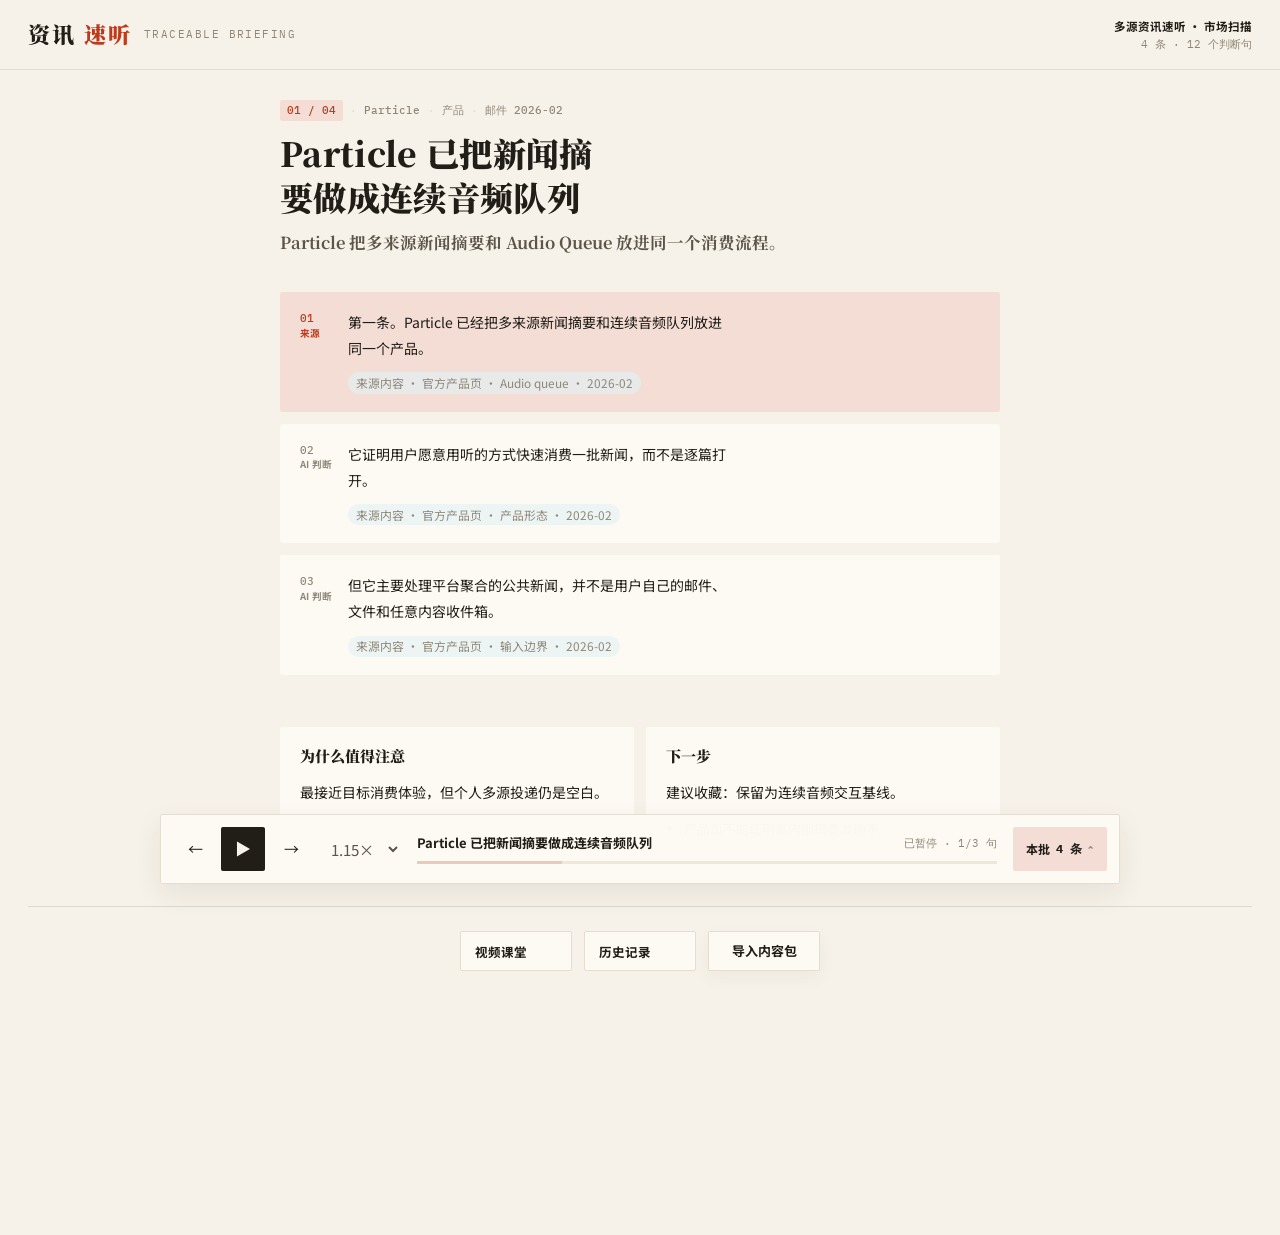
<file: prototype/briefing/index.html>
<!doctype html>
<html lang="zh-CN">
<head>
  <meta charset="utf-8">
  <meta name="viewport" content="width=device-width,initial-scale=1,viewport-fit=cover">
  <meta name="description" content="把多源 AI 内容变成可追溯的连续语音与文字速听卡。">
  <link rel="icon" href="data:,">
  <link rel="preconnect" href="https://fonts.googleapis.com">
  <link rel="preconnect" href="https://fonts.gstatic.com" crossorigin>
  <link href="https://fonts.googleapis.com/css2?family=Noto+Serif+SC:wght@500;700;900&family=Noto+Sans+SC:wght@400;500;700&family=IBM+Plex+Mono:wght@400;500&display=swap" rel="stylesheet">
  <title>资讯速听 · AI Video Course</title>
  <style>
    :root{
      --paper:oklch(97.2% .014 92);--paper-cool:oklch(95.2% .018 210);--paper-deep:oklch(91.8% .022 86);--surface:oklch(99% .007 92);
      --ink:oklch(23% .02 255);--ink-soft:oklch(43% .018 255);--ink-faint:oklch(60% .014 245);
      --accent:oklch(61% .12 65);--accent-soft:oklch(94.5% .04 74);--red:oklch(49% .13 36);--red-soft:oklch(94% .035 45);--green:oklch(46% .095 160);
      --focus:oklch(58% .12 70);--shadow:0 1.25rem 3.5rem oklch(23% .02 255/.12);
      --sans:"Noto Sans SC","PingFang SC","Microsoft YaHei",sans-serif;
      --mono:"IBM Plex Mono","SFMono-Regular",Consolas,monospace;
      --s1:.25rem;--s2:.5rem;--s3:.75rem;--s4:1rem;--s5:1.25rem;--s6:1.5rem;--s8:2rem;--s12:3rem;--s16:4rem;
      --ease:cubic-bezier(.25,1,.5,1);
    }
    *{box-sizing:border-box}
    html{scroll-behavior:smooth}
    body{margin:0;background:linear-gradient(180deg,var(--paper) 0%,oklch(97% .013 115) 58%,var(--paper-cool) 100%);color:var(--ink);font:400 1rem/1.78 var(--sans);font-kerning:normal;padding-bottom:max(10rem,calc(8rem + env(safe-area-inset-bottom)))}
    button,input,select{font:inherit;color:inherit}button,a,label{touch-action:manipulation}a{color:inherit}
    .skip{position:fixed;left:var(--s4);top:-5rem;background:var(--ink);color:var(--paper);padding:var(--s3) var(--s4);z-index:500;text-decoration:none;border-radius:.5rem}.skip:focus-visible{top:var(--s4)}
    .sr-only{position:absolute!important;width:1px!important;height:1px!important;padding:0!important;margin:-1px!important;overflow:hidden!important;clip:rect(0,0,0,0)!important;white-space:nowrap!important;border:0!important}
    :focus-visible{outline:3px solid var(--focus);outline-offset:3px}
    .masthead{max-width:72rem;margin:0 auto;padding:max(var(--s6),env(safe-area-inset-top)) clamp(1rem,4vw,3rem) var(--s4);display:flex;align-items:center;justify-content:space-between;gap:var(--s6)}
    .brand{display:flex;align-items:center;gap:var(--s3);white-space:nowrap}.brand strong{display:flex;align-items:center;gap:.55rem;font:800 1.125rem/1.2 var(--sans);letter-spacing:.01em}.brand strong::before{content:"";inline-size:2rem;block-size:2rem;border-radius:50%;background:radial-gradient(circle at 50% 50%,var(--accent) 0 .16rem,transparent .18rem),radial-gradient(circle at 28% 32%,oklch(70% .08 75) 0 .11rem,transparent .13rem),radial-gradient(circle at 72% 32%,oklch(68% .07 210) 0 .1rem,transparent .12rem),radial-gradient(circle at 33% 72%,oklch(62% .09 155) 0 .1rem,transparent .12rem),radial-gradient(circle at 70% 70%,oklch(64% .1 38) 0 .1rem,transparent .12rem),var(--surface);box-shadow:0 .35rem 1rem oklch(23% .02 255/.12)}.brand em{font-style:normal;color:var(--red)}.brand span{font:600 .68rem/1 var(--mono);color:var(--ink-faint);letter-spacing:.08em}.course-home{min-height:2.25rem;display:inline-flex;align-items:center;padding:.35rem .75rem;border-radius:999px;background:color-mix(in oklch,var(--surface) 76%,transparent);color:var(--ink-soft);text-decoration:none;font-size:.78rem;font-weight:750;box-shadow:0 .4rem 1.2rem oklch(23% .02 255/.045)}.course-home:hover{color:var(--red);background:var(--red-soft)}
    .batch-meta{min-width:0;text-align:right}.batch-meta b{display:block;white-space:nowrap;overflow:hidden;text-overflow:ellipsis;font-size:.8125rem}.batch-meta span{display:block;color:var(--ink-faint);font:.72rem/1.5 var(--mono);font-variant-numeric:tabular-nums}
    .shell{max-width:48rem;margin:0 auto;padding:clamp(2rem,6vw,5rem) clamp(1rem,5vw,3rem) var(--s16)}
    .page-actions{display:flex;justify-content:center;gap:var(--s3);flex-wrap:wrap;margin-top:var(--s12);padding-top:var(--s6);border-top:1px solid color-mix(in oklch,var(--ink-faint) 24%,transparent)}.page-actions .course-home,.page-actions .file-label{min-width:7rem;background:color-mix(in oklch,var(--surface) 78%,transparent);box-shadow:0 .4rem 1.2rem oklch(23% .02 255/.045)}
    .batch-intro{margin:0 0 var(--s8);max-width:42rem;color:var(--ink-soft);font:600 .92rem/1.8 var(--sans);padding:var(--s4) var(--s5);background:color-mix(in oklch,var(--surface) 70%,transparent);border-radius:1.25rem;box-shadow:0 .6rem 2rem oklch(23% .02 255/.05)}
    .main{min-width:0}.item-meta{display:flex;align-items:center;flex-wrap:wrap;gap:.45rem;color:var(--ink-faint);font:700 .72rem/1.3 var(--sans)}.item-meta span{display:inline-flex;align-items:center;min-height:1.8rem;padding:.28rem .62rem;background:color-mix(in oklch,var(--surface) 72%,transparent);border-radius:999px}.item-meta #position{color:var(--red);font-family:var(--mono);font-variant-numeric:tabular-nums;background:var(--accent-soft)}.item-meta span+span::before{content:none}
    .item-head{padding:var(--s4) 0 var(--s5)}.item-head h1{font:750 clamp(2.15rem,4.7vw,3.25rem)/1.2 var(--sans);letter-spacing:-.035em;margin:0;max-width:19ch;text-wrap:balance}
    .essence{font:500 clamp(1.06rem,1.8vw,1.18rem)/1.82 var(--sans);max-width:40ch;margin:0 0 var(--s8);color:var(--ink-soft)}
    .script{display:grid;gap:var(--s3)}.segment{display:grid;grid-template-columns:2rem minmax(0,1fr);gap:var(--s2) var(--s4);padding:var(--s4);margin-inline:calc(var(--s4)*-1);border-radius:1.2rem;cursor:pointer;background:color-mix(in oklch,var(--surface) 56%,transparent);box-shadow:0 .45rem 1.6rem oklch(23% .02 255/.045);transition:background 160ms var(--ease),transform 120ms var(--ease),box-shadow 160ms var(--ease)}
    .segment .marker{font:.68rem/1.7 var(--mono);color:var(--ink-faint);font-variant-numeric:tabular-nums}.segment p{font:450 1.0525rem/1.88 var(--sans);margin:0;max-width:48ch}.segment.active{background:linear-gradient(135deg,color-mix(in oklch,var(--accent-soft) 86%,var(--surface)),color-mix(in oklch,var(--surface) 84%,var(--paper-cool)));box-shadow:0 .75rem 2.1rem oklch(23% .02 255/.075)}.segment.active p{font-weight:620}.segment.active .marker{color:var(--red)}
    .segment:active{transform:scale(.995)}.label{display:block;font:700 .6rem/1.35 var(--sans);letter-spacing:.02em;color:inherit}.evidence{grid-column:2;display:grid;gap:.45rem;padding-top:.15rem}.source-evidence{max-width:48ch}.source-evidence summary{width:max-content;max-width:100%;list-style:none;cursor:pointer;font-size:.74rem;line-height:1.55;color:var(--ink-faint);padding:.1rem .5rem;background:color-mix(in oklch,var(--paper-cool) 62%,transparent);border-radius:999px;white-space:nowrap;overflow:hidden;text-overflow:ellipsis}.source-evidence summary::-webkit-details-marker{display:none}.source-evidence[open]>summary{color:var(--red);background:var(--red-soft)}.source-excerpt{margin:.55rem 0 0;padding:var(--s3);border-radius:.9rem;background:color-mix(in oklch,var(--surface) 78%,transparent);box-shadow:0 .35rem 1rem oklch(23% .02 255/.04)}.source-origin{margin:0 0 .45rem;color:var(--ink-faint);font:700 .72rem/1.5 var(--sans)}.source-excerpt p{margin:0;color:var(--ink-soft);font:450 .86rem/1.75 var(--sans);max-width:none}.source-original{margin-top:.55rem}.source-original summary{width:max-content;background:transparent;color:var(--ink-faint);padding:0;font-size:.76rem;font-weight:700}.source-original[open] summary{color:var(--ink-soft)}.source-original p{margin:.35rem 0 0;color:var(--ink-faint);font-size:.78rem;line-height:1.65}.source-excerpt a{display:inline-flex;margin-top:.45rem;color:var(--red);font-size:.76rem;font-weight:700;text-decoration:none}.source-excerpt a:hover{text-decoration:underline}
    .judgement{display:grid;grid-template-columns:1fr 1fr;gap:var(--s4);margin:var(--s8) 0 0}.judgement>div{background:color-mix(in oklch,var(--surface) 72%,transparent);border-radius:1.25rem;padding:var(--s5);box-shadow:0 .6rem 2rem oklch(23% .02 255/.05)}.judgement h2{font:750 .74rem/1.2 var(--sans);letter-spacing:.04em;margin:0 0 var(--s3);color:var(--ink-faint)}.judgement p{margin:0;font:650 1rem/1.78 var(--sans)}.caveats{margin:var(--s3) 0 0;padding-left:1.1rem;color:var(--ink-soft);font-size:.875rem}
    .btn,.file-label{min-height:2.75rem;border:0;background:transparent;padding:.55rem .8rem;cursor:pointer;text-decoration:none;font-weight:700;font-size:.875rem;display:inline-flex;align-items:center;justify-content:center;border-radius:.7rem;transition:background 140ms var(--ease),color 140ms var(--ease),transform 140ms var(--ease)}
    .btn:active,.file-label:active{transform:scale(.97)}
    @media(hover:hover){.btn:hover,.file-label:hover{background:var(--paper-deep)}.segment:not(.active):hover{background:color-mix(in oklch,var(--paper-deep) 40%,transparent)}}
    #file{position:absolute;inline-size:1px;block-size:1px;opacity:0;pointer-events:none}
    .transport{position:fixed;left:50%;bottom:max(var(--s4),env(safe-area-inset-bottom));z-index:300;width:min(60rem,calc(100% - 2rem));transform:translateX(-50%);background:color-mix(in oklch,var(--surface) 88%,transparent);padding:var(--s3);display:grid;grid-template-columns:auto minmax(8rem,1fr) auto;gap:var(--s4);align-items:center;border-radius:1.6rem;box-shadow:var(--shadow);backdrop-filter:blur(18px)}
    .transport-controls{display:flex;align-items:center;gap:var(--s1)}.transport button,.transport select{min-width:2.75rem;min-height:2.75rem;border:0;background:transparent;color:var(--ink);cursor:pointer;border-radius:999px}.transport .play{background:var(--ink);color:var(--paper);font-weight:900;font-size:1rem}.transport select{min-width:4.25rem;padding-inline:.65rem;color:var(--ink-soft)}
    .transport-info{min-width:0}.now-line{display:flex;align-items:center;gap:var(--s3);min-width:0}.transport-info b{display:block;font:700 .8125rem/1.4 var(--sans);white-space:nowrap;overflow:hidden;text-overflow:ellipsis}.transport-status{margin-left:auto;white-space:nowrap;font:.68rem/1.4 var(--mono);color:var(--ink-faint);font-variant-numeric:tabular-nums}
    .progress-track{height:.36rem;margin-top:var(--s2);position:relative;display:flex;isolation:isolate;overflow:hidden;border-radius:999px;background:color-mix(in oklch,var(--paper-deep) 72%,var(--paper-cool))}.timeline-part{display:block!important;min-width:.25rem!important;min-height:0!important;height:.36rem!important;padding:0!important;background:transparent!important;border-radius:0!important;position:relative;z-index:2}.timeline-part.current{background:color-mix(in oklch,var(--accent) 16%,transparent)!important}.progress-fill{position:absolute;z-index:3;pointer-events:none;inset:0 auto 0 0;width:0;background:linear-gradient(90deg,var(--accent),var(--green));transition:width 180ms var(--ease)}
    .queue-toggle{display:flex!important;align-items:center;gap:.35rem;min-width:auto!important;padding:0 .85rem!important;background:var(--accent-soft)!important;border-radius:1rem!important;font-size:.75rem;font-weight:700}.queue-toggle b{font-family:var(--mono);font-size:.72rem}.queue-toggle::after{content:"⌃";color:var(--ink-faint)}
    .queue-panel{position:fixed;inset:auto max(1rem,calc((100vw - 60rem)/2)) calc(max(var(--s4),env(safe-area-inset-bottom)) + 5.75rem) auto;width:min(38rem,calc(100vw - 2rem));max-height:min(60vh,36rem);margin:0;padding:var(--s4);border:0;border-radius:1.25rem;background:var(--surface);color:var(--ink);box-shadow:var(--shadow)}.queue-panel::backdrop{background:transparent}.queue-panel-head{display:flex;align-items:center;justify-content:space-between;padding:var(--s2) var(--s2) var(--s3)}.queue-panel h2{font:750 1rem/1.3 var(--sans);margin:0}.queue-close{min-width:2.75rem;min-height:2.75rem;border:0;border-radius:999px;background:var(--paper);cursor:pointer}.queue-list{list-style:none;padding:0;margin:0;display:grid;gap:var(--s1);overflow:auto;max-height:calc(min(60vh,36rem) - 4.5rem);scrollbar-color:var(--paper-deep) transparent}.queue-button{width:100%;min-height:4.5rem;border:0;background:transparent;text-align:left;padding:var(--s3);cursor:pointer;display:grid;grid-template-columns:2.25rem minmax(0,1fr);gap:var(--s3);border-radius:.85rem;transition:background 140ms var(--ease)}.queue-button .num{font:.72rem/1.5 var(--mono);color:var(--ink-faint)}.queue-button b{display:block;font:700 .875rem/1.5 var(--sans)}.queue-button small{display:block;margin-top:.2rem;color:var(--ink-faint);font-size:.75rem;white-space:nowrap;overflow:hidden;text-overflow:ellipsis}.queue-item.current .queue-button{background:var(--red-soft)}.queue-item.current .num{color:var(--red)}
    @media(hover:hover){.transport button:hover,.transport select:hover,.queue-button:hover,.queue-close:hover{background:var(--paper-deep)}}
    .error{max-width:36rem;margin:12vh auto;padding:var(--s8);background:var(--surface);border-radius:1rem}.error h1{font:750 2rem/1.3 var(--sans)}.error p{color:var(--ink-soft)}
    [hidden]{display:none!important}
    @media(max-width:700px){
      .masthead{align-items:flex-start;padding-inline:var(--s4)}.brand span{display:none}.brand strong::before{inline-size:1.8rem;block-size:1.8rem}.batch-meta{max-width:55%}.shell{padding:var(--s8) var(--s4) var(--s12)}.page-actions{display:grid;grid-template-columns:1fr;gap:var(--s2);margin-top:var(--s8)}.page-actions .course-home,.page-actions .file-label{width:100%;min-height:3rem;font-size:.8rem}.batch-intro{padding:var(--s4);border-radius:1rem}.item-head{padding-top:var(--s3)}.item-head h1{font-size:clamp(2rem,9.6vw,2.65rem);line-height:1.22}.essence{margin-bottom:var(--s8);font-size:1rem}.segment{margin-inline:0;padding:var(--s4);grid-template-columns:1.75rem minmax(0,1fr);gap:var(--s2);border-radius:1rem}.segment p{font-size:1rem;line-height:1.86}.evidence{grid-column:2}.source-evidence{max-width:100%}.source-evidence summary{width:100%}.judgement{grid-template-columns:1fr;gap:var(--s4);margin:var(--s8) 0 0}.judgement>div{padding:var(--s4);border-radius:1rem}.transport{bottom:max(var(--s2),env(safe-area-inset-bottom));width:calc(100% - 1rem);grid-template-columns:auto minmax(0,1fr) auto;gap:var(--s2);padding:var(--s2);border-radius:1.25rem}.transport-controls{gap:0}.transport-controls select,.transport-controls #previous,.transport-controls #next{display:none}.transport-info b{font-size:.75rem}.transport-status{display:none}.queue-toggle{padding-inline:.65rem!important}.queue-toggle span{display:none}.queue-panel{inset:auto .5rem calc(max(var(--s2),env(safe-area-inset-bottom)) + 5rem);width:calc(100% - 1rem);max-height:60vh;border-radius:1rem}.queue-button{min-height:4.75rem}}
    @media(pointer:coarse){.queue-button,.btn,.file-label,.transport button,.transport select,.queue-close{min-height:3rem}}
    @media(prefers-reduced-motion:reduce){*,*::before,*::after{scroll-behavior:auto!important;transition-duration:.01ms!important}}
  </style>
  <link rel="stylesheet" href="../theme.css">
</head>
<body class="page-briefing">
  <a class="skip" href="#main">跳到当前资讯</a>
  <header class="masthead">
    <div class="brand"><strong>资讯<em>速听</em></strong><span>TRACEABLE BRIEFING</span></div>
    <div class="batch-meta"><b id="batch-title">正在读取内容包</b><span id="batch-summary">—</span></div>
  </header>

  <div id="app" hidden>
    <div class="shell">
      <main class="main" id="main" tabindex="-1">
        <p class="batch-intro" id="batch-intro" hidden></p>
        <div class="item-meta"><span id="position">01 / 01</span><span id="source-name">来源</span><span id="content-type"></span><span id="published-at"></span></div>
        <div class="item-head"><h1 id="item-title"></h1></div>
        <p class="essence" id="essence"></p>
        <section class="script" id="script" aria-label="速听文字"></section>
        <section class="judgement" aria-label="系统判断">
          <div><h2>为什么值得注意</h2><p id="why"></p></div>
          <div><h2>下一步</h2><p id="action-reason"></p><ul class="caveats" id="caveats"></ul></div>
        </section>
      </main>
      <nav class="page-actions" aria-label="页面操作">
        <a class="course-home" href="../index.html">视频课堂</a>
        <a class="course-home" href="../history/index.html">历史记录</a>
        <label class="file-label" for="file">导入内容包</label><input id="file" type="file" accept="application/json,.json">
      </nav>
    </div>
  </div>

  <section class="error" id="error" hidden>
    <h1>内容包没有加载成功</h1><p id="error-message"></p><label class="file-label" for="file-error">选择本地 briefing.json</label><input id="file-error" type="file" accept="application/json,.json">
  </section>

  <footer class="transport" id="transport" hidden aria-label="播放控制">
    <div class="transport-controls">
      <button id="previous" type="button" aria-label="上一条">←</button>
      <button class="play" id="play" type="button" aria-label="播放">▶</button>
      <button id="next" type="button" aria-label="下一条">→</button>
      <select id="speed" aria-label="播放速度"><option value="1">1.0×</option><option value="1.15" selected>1.15×</option><option value="1.3">1.3×</option><option value="1.5">1.5×</option><option value="2">2.0×</option></select>
    </div>
    <div class="transport-info"><div class="now-line"><b id="now-title">—</b><span class="transport-status"><span id="play-status">准备播放</span> · <span id="segment-position">第 1 句</span></span></div><div class="progress-track" id="timeline" aria-label="本批资讯时间线"><div class="progress-fill" id="progress"></div></div></div>
    <button class="queue-toggle" id="queue-toggle" type="button" popovertarget="queue-panel" aria-label="展开本批资讯"><span>本批</span><b id="queue-count">0 条</b></button>
  </footer>
  <aside class="queue-panel" id="queue-panel" popover aria-label="本批资讯">
    <div class="queue-panel-head"><h2>本批资讯</h2><button class="queue-close" type="button" popovertarget="queue-panel" popovertargetaction="hide" aria-label="关闭资讯总览">×</button></div>
    <ol class="queue-list" id="queue"></ol>
  </aside>
  <div id="live" class="sr-only" aria-live="polite"></div>

  <script>
    const $=id=>document.getElementById(id);
    const TYPE_LABELS={news:"新闻",product:"产品",model:"模型",paper:"论文",opinion:"观点",tutorial:"教程",interview:"访谈"};
    const ACTION_LABELS={open:"建议打开原文",save:"建议收藏",skip:"可以跳过",deepen:"建议深入",verify:"建议查证"};
    let batch=null,itemIndex=0,segmentIndex=0,phase="segment",playing=false,audio=null,utterance=null;

    function esc(value){return String(value??"").replace(/[&<>"']/g,c=>({"&":"&amp;","<":"&lt;",">":"&gt;",'"':"&quot;","'":"&#39;"}[c]))}
    function safeHref(value){try{const url=new URL(value,location.origin);return ["http:","https:"].includes(url.protocol)?url.href:"#"}catch{return "#"}}
    function isMobileDevice(){return navigator.userAgentData?.mobile===true||/Android|iPhone|iPad|iPod/i.test(navigator.userAgent)||(navigator.maxTouchPoints>1&&/Macintosh/i.test(navigator.userAgent))}
    function formatDate(value){return value?String(value).slice(0,10):"日期未提供"}
    function currentItem(){return batch.items[itemIndex]}
    function currentSegment(){return currentItem().spoken_segments[segmentIndex]}
    function currentNarration(){
      if(phase==="intro")return{text:batch.intro_text,audio_file:batch.intro_audio_file};
      if(phase==="transition")return{text:currentItem().transition_text,audio_file:currentItem().transition_audio_file};
      return currentSegment();
    }
    function sourceById(id){return batch.sources.find(source=>source.source_id===id)}
    function sourceLabel(item){const source=sourceById(item.source_ids[0]);return source?.author||source?.title||"未知来源"}
    function originalLabel(source){return source?.kind==="email"?"用 Gmail 打开原邮件":"打开原文"}
    function totalSegments(){return batch.items.reduce((sum,item)=>sum+item.spoken_segments.length,0)}
    function totalUnits(){return(batch.intro_text?1:0)+batch.items.reduce((sum,item)=>sum+item.spoken_segments.length+(item.transition_text?1:0),0)}
    function completedUnits(){
      if(phase==="intro")return 0;
      const before=(batch.intro_text?1:0)+batch.items.slice(0,itemIndex).reduce((sum,item)=>sum+item.spoken_segments.length+(item.transition_text?1:0),0);
      if(phase==="transition")return before;
      return before+(currentItem().transition_text?1:0)+segmentIndex;
    }
    function resolveAudio(path){
      if(!path)return null;
      const query=new URLSearchParams(location.search),batchId=query.get("batch");
      const resolved=batchId?`../../local-data/briefing/${encodeURIComponent(batchId)}/${path}`:path;
      return batch?.generated_at?`${resolved}?v=${encodeURIComponent(batch.generated_at)}`:resolved;
    }
    function updateProgress(fraction=0){const pct=totalUnits()?100*(completedUnits()+fraction)/totalUnits():0;$("progress").style.width=`${Math.min(100,pct)}%`}

    function renderQueue(){
      $("queue").innerHTML=batch.items.map((item,index)=>{const source=sourceById(item.source_ids[0]);return`<li class="queue-item ${index===itemIndex?"current":""}"><button class="queue-button" type="button" data-index="${index}" ${index===itemIndex?'aria-current="true"':""}><span class="num">${String(index+1).padStart(2,"0")}</span><span><b>${esc(item.title)}</b><small>${esc(formatDate(source?.published_at))} · ${esc(item.essence)}</small></span></button></li>`}).join("");
      $("timeline").innerHTML=batch.items.map((item,index)=>`<button class="timeline-part ${index===itemIndex?"current":""}" type="button" data-timeline-index="${index}" style="flex-grow:${item.spoken_segments.length+(item.transition_text?1:0)}" aria-label="跳到第 ${index+1} 条：${esc(item.title)}" title="${esc(item.title)}"></button>`).join("")+`<div class="progress-fill" id="progress"></div>`;
    }
    function renderEvidence(ref){
      const refSource=sourceById(ref.source_id),href=safeHref(ref.url),label=`${ref.label} · ${formatDate(refSource?.published_at)}`;
      const origin=refSource?.author||refSource?.title;
      const originLine=origin?`<div class="source-origin">来信来源：${esc(origin)}</div>`:"";
      const gmailAttr=refSource?.kind==="email"?' data-gmail-link="true"':"";
      if(ref.excerpt||ref.excerpt_zh){
        const readable=ref.excerpt_zh||ref.excerpt;
        const original=ref.excerpt_zh&&ref.excerpt?`<details class="source-original"><summary>英文原文</summary><p>${esc(ref.excerpt)}</p></details>`:"";
        return`<details class="source-evidence"><summary>来源内容 · ${esc(label)}</summary><div class="source-excerpt">${originLine}<p>${esc(readable)}</p>${original}<a href="${esc(href)}" target="_blank" rel="noopener"${gmailAttr}>${esc(originalLabel(refSource))} ↗</a></div></details>`;
      }
      return`<details class="source-evidence"><summary>来源内容 · ${esc(label)}</summary><div class="source-excerpt">${originLine}<p>当前内容包没有保存这段来源摘录。</p><a href="${esc(href)}" target="_blank" rel="noopener"${gmailAttr}>${esc(originalLabel(refSource))} ↗</a></div></details>`;
    }
    function renderItem(){
      const item=currentItem(),source=sourceById(item.source_ids[0]);
      $("position").textContent=`${String(itemIndex+1).padStart(2,"0")} / ${String(batch.items.length).padStart(2,"0")}`;
      $("source-name").textContent=sourceLabel(item);$("item-title").textContent=item.title;$("content-type").textContent=TYPE_LABELS[item.content_type]||item.content_type;$("published-at").textContent=`邮件 ${formatDate(source?.published_at)}`;$("essence").textContent=item.essence;
      $("script").innerHTML=item.spoken_segments.map((segment,index)=>`<article class="segment ${phase==="segment"&&index===segmentIndex?"active":""}" data-segment="${index}" tabindex="0"><span class="marker">${String(index+1).padStart(2,"0")}<span class="label ${segment.attribution==="AI"?"ai":""}">${segment.attribution==="AI"?"AI 判断":"来源"}</span></span><p>${esc(segment.text)}</p><div class="evidence">${segment.source_refs.map(renderEvidence).join("")}</div></article>`).join("");
      $("why").textContent=item.why_it_matters;$("action-reason").textContent=`${ACTION_LABELS[item.suggested_action]}：${item.action_reason}`;$("caveats").innerHTML=item.caveats.map(value=>`<li>${esc(value)}</li>`).join("");
      $("now-title").textContent=phase==="intro"?batch.title:phase==="transition"?`下一条 · ${item.title}`:item.title;
      $("segment-position").textContent=phase==="intro"?"本批导览":phase==="transition"?`第 ${itemIndex+1} 条报幕`:`${segmentIndex+1}/${item.spoken_segments.length} 句`;
      renderQueue();updateProgress();
    }
    function renderBatch(){
      $("batch-title").textContent=batch.title;$("batch-summary").textContent=`${batch.items.length} 条 · ${totalSegments()} 个判断句`;$("batch-intro").textContent=batch.intro_text||"";$("batch-intro").hidden=!batch.intro_text;$("queue-count").textContent=`${batch.items.length} 条`;$("app").hidden=false;$("transport").hidden=false;$("error").hidden=true;renderItem();
    }
    function stopPlayback(){
      playing=false;if(audio){audio.pause();audio.onended=null;audio=null}if(window.speechSynthesis){speechSynthesis.cancel()}utterance=null;$("play").textContent="▶";$("play").setAttribute("aria-label","播放");$("play-status").textContent="已暂停";
    }
    function speakCurrent(){
      if(!playing)return;const narration=currentNarration(),path=resolveAudio(narration.audio_file);renderItem();$("play-status").textContent=phase==="intro"?"正在播放开场":phase==="transition"?"正在切换资讯":"正在播放";$("segment-position").textContent=phase==="intro"?"本批导览":phase==="transition"?`第 ${itemIndex+1} 条报幕`:`${segmentIndex+1}/${currentItem().spoken_segments.length} 句`;$("now-title").textContent=phase==="intro"?batch.title:phase==="transition"?`下一条 · ${currentItem().title}`:currentItem().title;$("live").textContent=narration.text;
      if(path){audio=new Audio(path);audio.playbackRate=Number($("speed").value);audio.onended=advanceSegment;audio.ontimeupdate=()=>{if(Number.isFinite(audio.duration)&&audio.duration>0)updateProgress(audio.currentTime/audio.duration)};audio.onerror=()=>speakWithBrowser(narration.text);audio.play().catch(()=>speakWithBrowser(narration.text));return}
      speakWithBrowser(narration.text);
    }
    function speakWithBrowser(text){
      if(!window.speechSynthesis){stopPlayback();$("play-status").textContent="浏览器不支持语音";return}
      $("play-status").textContent="固定音频缺失 · 临时使用设备语音";speechSynthesis.cancel();utterance=new SpeechSynthesisUtterance(text);utterance.lang="zh-CN";utterance.rate=Number($("speed").value);utterance.pitch=.95;utterance.onend=advanceSegment;utterance.onerror=event=>{if(event.error!=="canceled"){stopPlayback();$("play-status").textContent="语音播放失败"}};speechSynthesis.speak(utterance);
    }
    function advanceSegment(){
      if(!playing)return;if(phase==="intro"||phase==="transition"){phase="segment";speakCurrent();return}const item=currentItem();if(segmentIndex<item.spoken_segments.length-1){segmentIndex++;speakCurrent();return}if(itemIndex<batch.items.length-1){itemIndex++;segmentIndex=0;phase=currentItem().transition_text?"transition":"segment";speakCurrent();return}stopPlayback();$("play-status").textContent="本批播放完成";$("progress").style.width="100%";
    }
    function startPlayback(){playing=true;$("play").textContent="Ⅱ";$("play").setAttribute("aria-label","暂停");speakCurrent()}
    function selectItem(index,autoplay=playing){stopPlayback();itemIndex=Math.max(0,Math.min(batch.items.length-1,index));segmentIndex=0;phase="segment";renderItem();if(autoplay)startPlayback()}
    function loadBatch(value){
      if(!value||!Array.isArray(value.sources)||!Array.isArray(value.items)||!value.items.length)throw Error("briefing.json 需要包含非空的 sources 和 items");batch=value;batch.intro_text=batch.intro_text||"";batch.items.forEach(item=>item.transition_text=item.transition_text||"");itemIndex=0;segmentIndex=0;phase=batch.intro_text?"intro":"segment";stopPlayback();renderBatch();
    }
    function showError(error){$("app").hidden=true;$("transport").hidden=true;$("error").hidden=false;$("error-message").textContent=`${error.message}。请重新生成内容包，或选择一个本地 briefing.json。`}
    async function boot(){
      const query=new URLSearchParams(location.search),batchId=query.get("batch");const source=batchId?`../../local-data/briefing/${encodeURIComponent(batchId)}/briefing.json`:"./briefing.json";
      try{const response=await fetch(source);if(!response.ok)throw Error(`读取内容包失败（HTTP ${response.status}）`);loadBatch(await response.json())}catch(error){showError(error)}
    }
    $("queue").addEventListener("click",event=>{const button=event.target.closest("[data-index]");if(!button)return;selectItem(Number(button.dataset.index));if(typeof $("queue-panel").hidePopover==="function")$("queue-panel").hidePopover()});
    $("timeline").addEventListener("click",event=>{const button=event.target.closest("[data-timeline-index]");if(button)selectItem(Number(button.dataset.timelineIndex))});
    $("queue-panel").addEventListener("toggle",event=>{const open=event.newState==="open";$("queue-toggle").setAttribute("aria-expanded",String(open));if(open)requestAnimationFrame(()=>$("queue").querySelector(".current")?.scrollIntoView({block:"nearest"}))});
    $("script").addEventListener("click",event=>{const link=event.target.closest("a[data-gmail-link]");if(!link||!isMobileDevice())return;const url=new URL(link.href);if(url.protocol!=="https:"||url.hostname!=="mail.google.com")return;event.preventDefault();location.assign(url.href)});
    $("script").addEventListener("click",event=>{const node=event.target.closest("[data-segment]");if(!node||event.target.closest("a,.source-evidence"))return;const autoplay=playing;stopPlayback();phase="segment";segmentIndex=Number(node.dataset.segment);renderItem();if(autoplay)startPlayback()});
    $("script").addEventListener("keydown",event=>{if(!["Enter"," "].includes(event.key)||event.target.closest("a,.source-evidence"))return;event.preventDefault();event.target.click()});
    $("play").addEventListener("click",()=>playing?stopPlayback():startPlayback());$("previous").addEventListener("click",()=>selectItem(itemIndex-1));$("next").addEventListener("click",()=>selectItem(itemIndex+1));
    $("speed").addEventListener("change",()=>{if(audio)audio.playbackRate=Number($("speed").value);if(playing&&utterance){const index=segmentIndex;stopPlayback();segmentIndex=index;startPlayback()}});
    function importFile(file){const reader=new FileReader();reader.onload=()=>{try{loadBatch(JSON.parse(reader.result))}catch(error){showError(error)}};reader.onerror=()=>showError(Error("本地文件读取失败"));reader.readAsText(file)}
    [$("file"),$("file-error")].forEach(input=>input.addEventListener("change",()=>{if(input.files[0])importFile(input.files[0])}));
    document.addEventListener("keydown",event=>{if(event.target.matches("input,select,textarea,button,a,label,[tabindex]"))return;if(event.code==="Space"){event.preventDefault();playing?stopPlayback():startPlayback()}if(event.key==="ArrowRight")selectItem(itemIndex+1);if(event.key==="ArrowLeft")selectItem(itemIndex-1)});
    window.addEventListener("beforeunload",stopPlayback);boot();
  </script>
</body>
</html>
</file>
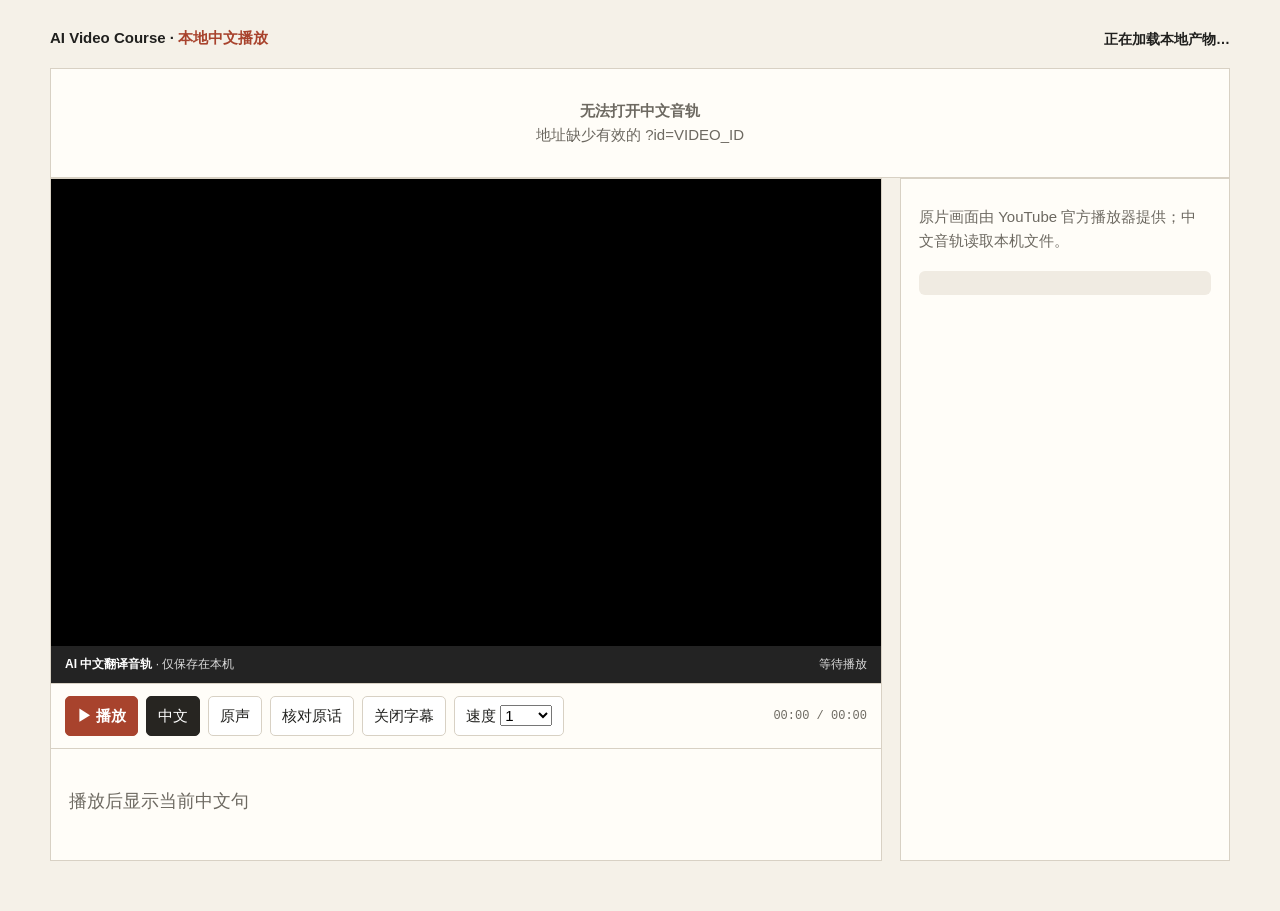
<file: prototype/local-player/index.html>
<!doctype html>
<html lang="zh-CN">
<head>
<meta charset="utf-8">
<meta name="viewport" content="width=device-width,initial-scale=1">
<meta name="description" content="在本地播放与 YouTube 原画同步的 AI 中文翻译音轨">
<title>本地中文播放 · AI Video Course</title>
<style>
:root{--paper:#f5f1e8;--card:#fffdf8;--ink:#20201e;--soft:#6d6961;--line:#d8d1c4;--accent:#a8432d;--dark:#161616}
*{box-sizing:border-box}body{margin:0;background:var(--paper);color:var(--ink);font:15px/1.6 -apple-system,BlinkMacSystemFont,"Segoe UI","PingFang SC",sans-serif}
button,select{font:inherit}.shell{width:min(1180px,calc(100% - 40px));margin:0 auto;padding:26px 0 50px}
header{display:flex;align-items:flex-end;justify-content:space-between;gap:20px;margin-bottom:18px}.brand{font-weight:800}.brand em{color:var(--accent);font-style:normal}.meta{text-align:right;color:var(--soft);font-size:12px}.meta strong{display:block;color:var(--ink);font-size:14px}
.layout{display:grid;grid-template-columns:minmax(0,1fr) 330px;gap:18px}.stage,.panel{min-width:0;background:var(--card);border:1px solid var(--line)}
.video{position:relative;min-width:0;aspect-ratio:16/9;background:#000;overflow:hidden}.video>div,.video iframe{position:absolute;inset:0;width:100%;height:100%}.notice{padding:9px 14px;background:#232323;color:#ddd;font-size:12px;display:flex;justify-content:space-between;gap:12px}.notice b{color:#fff}
.controls{display:flex;align-items:center;gap:8px;flex-wrap:wrap;padding:12px 14px;border-top:1px solid var(--line)}button,.select{border:1px solid var(--line);background:#fff;padding:7px 11px;border-radius:5px;color:var(--ink);cursor:pointer}button:hover{border-color:#9e9588}button:focus-visible,select:focus-visible{outline:3px solid #dcae9f;outline-offset:2px}.primary{background:var(--accent);border-color:var(--accent);color:#fff;font-weight:700}.mode.on{background:#272521;color:#fff;border-color:#272521}.spacer{flex:1}.time{font:12px/1.2 ui-monospace,SFMono-Regular,Menlo,monospace;color:var(--soft);font-variant-numeric:tabular-nums}
.captions{min-height:112px;padding:14px 18px;border-top:1px solid var(--line)}.speaker{display:inline-block;margin-bottom:5px;color:var(--accent);font-size:12px;font-weight:700}.zh{font-size:18px;font-weight:700}.en{margin-top:7px;color:var(--soft);font-size:13px}.en[hidden],.zh[hidden]{display:none}.term{color:var(--accent);font-size:12px;margin-top:8px}.empty{color:var(--soft);font-weight:400}
.panel{padding:18px}.panel h1{overflow-wrap:anywhere;font:700 25px/1.25 Georgia,"Songti SC",serif;margin:0 0 8px}.panel p{color:var(--soft);margin:0 0 18px}.range{padding:12px;background:#f0ebe2;border-radius:6px;margin-bottom:18px}.range b{display:block}.timeline{list-style:none;margin:0;padding:0;max-height:540px;overflow:auto}.timeline li{border-top:1px solid var(--line);padding:10px 4px;cursor:pointer}.timeline li.playing{color:var(--accent)}.timeline time{display:block;font:11px ui-monospace,SFMono-Regular,Menlo,monospace;color:var(--soft)}.timeline span{display:-webkit-box;-webkit-line-clamp:2;-webkit-box-orient:vertical;overflow:hidden}.status{padding:30px;text-align:center;color:var(--soft)}
@media(max-width:850px){.shell{width:min(100% - 20px,700px);padding-top:14px}header{align-items:flex-start}.layout{grid-template-columns:1fr}.panel{order:2}.timeline{max-height:300px}.controls{padding:10px}.captions{min-height:100px}.zh{font-size:16px}.meta{display:none}}
@media(prefers-reduced-motion:reduce){*{scroll-behavior:auto!important}}
</style>
</head>
<body>
<main class="shell">
  <header><div class="brand">AI Video Course · <em>本地中文播放</em></div><div class="meta"><strong id="source-title">正在加载本地产物…</strong><span id="source-channel"></span></div></header>
  <div id="error" class="stage status" hidden></div>
  <div class="layout" id="app" hidden>
    <section class="stage">
      <div class="video"><div id="yt-player"></div></div>
      <div class="notice"><span><b>AI 中文翻译音轨</b> · 仅保存在本机</span><span id="sync-status">等待播放</span></div>
      <div class="controls">
        <button class="primary" id="play" type="button">▶ 播放</button>
        <button class="mode on" data-mode="zh" type="button">中文</button>
        <button class="mode" data-mode="original" type="button">原声</button>
        <button id="verify" type="button">核对原话</button>
        <button id="captions-toggle" type="button">关闭字幕</button>
        <label class="select">速度 <select id="speed"><option>0.75</option><option selected>1</option><option>1.25</option><option>1.5</option><option>2</option></select></label>
        <span class="spacer"></span><span class="time" id="time">00:00 / 00:00</span>
      </div>
      <div class="captions">
        <div class="speaker" id="speaker"></div>
        <div class="zh empty" id="zh">播放后显示当前中文句</div>
        <div class="en" id="en" hidden></div>
        <div class="term" id="terms"></div>
      </div>
    </section>
    <aside class="panel">
      <h1 id="title"></h1><p>原片画面由 YouTube 官方播放器提供；中文音轨读取本机文件。</p>
      <div class="range"><b id="range"></b><span id="cue-count"></span></div>
      <ol class="timeline" id="timeline"></ol>
    </aside>
  </div>
</main>
<script>
const $=id=>document.getElementById(id),params=new URLSearchParams(location.search),videoId=params.get("id");
let manifest=null,player=null,playerReady=false,mode="zh",beforeVerify="zh",verifying=false,captionsOn=true,speakerLabels={};
let activeIndex=-1,audio=null,audioFit=1,timer=null;
const esc=s=>String(s??"").replace(/[&<>"']/g,c=>({"&":"&amp;","<":"&lt;",">":"&gt;",'"':"&quot;","'":"&#39;"}[c]));
const fmt=s=>{s=Math.max(0,Math.floor(s));return `${String(Math.floor(s/60)).padStart(2,"0")}:${String(s%60).padStart(2,"0")}`};
function fail(message){$("error").hidden=false;$("error").innerHTML=`<b>无法打开中文音轨</b><br>${esc(message)}`;$("app").hidden=true}
async function load(){
  if(!videoId||!/^[\w-]{11}$/.test(videoId))return fail("地址缺少有效的 ?id=VIDEO_ID");
  try{const r=await fetch(`../../local-data/${videoId}/dubbing.json`);if(!r.ok)throw Error(`未找到 local-data/${videoId}/dubbing.json`);manifest=await r.json()}
  catch(e){return fail(`${e.message}。请先运行中文音轨生成命令，并从项目根目录启动本地服务器。`)}
  $("app").hidden=false;$("source-title").textContent=manifest.source_title;$("source-channel").textContent=manifest.channel||"";$("title").textContent=manifest.source_title;
  const labels=Object.fromEntries(manifest.speakers.map(s=>[s.speaker_id,s.label]));speakerLabels=labels;
  $("range").textContent=`验证片段 ${fmt(manifest.segment_start)}—${fmt(manifest.segment_end)}`;$("cue-count").textContent=`${manifest.cues.length} 条语义句 · ${manifest.speakers.map(s=>`${s.label}：${s.voice.replace('zh-CN-','').replace('Neural','')}`).join(' · ')}`;
  $("timeline").innerHTML=manifest.cues.map((c,i)=>`<li data-i="${i}"><time>${fmt(c.start)}—${fmt(c.end)} · ${esc(labels[c.speaker_id])}</time><span>${esc(c.zh_spoken)}</span></li>`).join("");
  initYouTube();
}
function initYouTube(){
  const boot=()=>player=new YT.Player("yt-player",{videoId,playerVars:{rel:0,modestbranding:1,cc_load_policy:0,start:Math.floor(manifest.segment_start)},events:{
    onReady:()=>{playerReady=true;player.seekTo(manifest.segment_start,true);player.mute();disableNativeCaptions();timer=setInterval(sync,200)},
    onApiChange:()=>{if(mode==="zh")disableNativeCaptions()},
    onStateChange:e=>{$("play").textContent=e.data===YT.PlayerState.PLAYING?"⏸ 暂停":"▶ 播放";if(e.data!==YT.PlayerState.PLAYING&&audio)audio.pause()}
  }});
  if(window.YT&&YT.Player)boot();else{window.onYouTubeIframeAPIReady=boot;const s=document.createElement("script");s.src="https://www.youtube.com/iframe_api";document.head.appendChild(s)}
}
function disableNativeCaptions(){try{player.unloadModule("captions")}catch(e){}}
function cueIndexAt(t){let lo=0,hi=manifest.cues.length-1;while(lo<=hi){const m=(lo+hi)>>1,c=manifest.cues[m];if(t<c.start)hi=m-1;else if(t>=c.end)lo=m+1;else return m}return -1}
function audioUrl(cue){return `../../local-data/${videoId}/${cue.audio_file}`}
function stopAudio(){if(audio){audio.pause();audio=null}audioFit=1}
function startCue(index,t,shouldPlay){
  stopAudio();activeIndex=index;if(index<0)return;
  const cue=manifest.cues[index];audio=new Audio(audioUrl(cue));audio.preload="auto";
  audio.addEventListener("loadedmetadata",()=>{audioFit=Math.min(1.35,Math.max(.75,audio.duration/(cue.end-cue.start)));audio.playbackRate=audioFit*playbackSpeed();audio.currentTime=Math.min(audio.duration-.02,Math.max(0,(t-cue.start)*audioFit));if(shouldPlay&&mode==="zh")audio.play().catch(()=>{$("sync-status").textContent="请点击播放以启用本地音频"})},{once:true});
  audio.addEventListener("error",()=>{$("sync-status").textContent=`缺少 ${cue.audio_file}，已切回原声`;setMode("original")},{once:true});
}
function playbackSpeed(){return playerReady&&player.getPlaybackRate?player.getPlaybackRate():1}
function sync(){
  if(!playerReady||!manifest)return;const t=player.getCurrentTime(),state=player.getPlayerState(),i=cueIndexAt(t),playing=state===YT.PlayerState.PLAYING;
  $("time").textContent=`${fmt(t)} / ${fmt(manifest.segment_end)}`;renderCue(i);
  if(t>=manifest.segment_end&&playing){player.pauseVideo();stopAudio();$("sync-status").textContent="验证片段播放完成";return}
  if(mode!=="zh"){stopAudio();activeIndex=i;$("sync-status").textContent=verifying?"正在核对原话":"原声播放";return}
  player.mute();if(i!==activeIndex)startCue(i,t,playing);
  if(!audio){$("sync-status").textContent=i<0?"片段外无中文音轨":"载入中文音轨";return}
  if(audio.readyState>=1){const cue=manifest.cues[i],expected=(t-cue.start)*audioFit,drift=Math.abs(audio.currentTime-expected);audio.playbackRate=audioFit*playbackSpeed();if(drift>.4)audio.currentTime=Math.min(audio.duration-.02,Math.max(0,expected));if(playing&&audio.paused)audio.play().catch(()=>{});if(!playing&&!audio.paused)audio.pause();$("sync-status").textContent=drift>.4?"已重新同步":"中文音轨同步"}
}
function renderCue(i){
  document.querySelectorAll("#timeline li").forEach((li,n)=>li.classList.toggle("playing",n===i));
  if(i<0){$("speaker").textContent="";$("zh").textContent="当前时间不在已生成的中文片段内";$("zh").classList.add("empty");$("en").textContent="";$("terms").textContent="";return}
  const cue=manifest.cues[i];$("speaker").textContent=speakerLabels[cue.speaker_id];$("zh").textContent=cue.zh_spoken;$("zh").classList.remove("empty");$("en").textContent=cue.source_text;$("en").hidden=!(captionsOn&&verifying);$("terms").textContent=cue.terms?.length?`术语：${cue.terms.join(" · ")}`:"";
  const li=document.querySelector(`#timeline li[data-i="${i}"]`);if(li&&!li.matches(":hover"))li.scrollIntoView({block:"nearest"});
}
function setMode(next){
  mode=next;verifying=false;document.querySelectorAll(".mode").forEach(b=>b.classList.toggle("on",b.dataset.mode===mode));$("verify").textContent="核对原话";
  if(!playerReady)return;if(mode==="zh"){player.mute();disableNativeCaptions();activeIndex=-1}else{stopAudio();player.unMute()}sync();
}
$("play").addEventListener("click",()=>{if(!playerReady)return;let t=player.getCurrentTime();if(t<manifest.segment_start||t>=manifest.segment_end)t=manifest.segment_start;if(player.getPlayerState()===YT.PlayerState.PLAYING)player.pauseVideo();else{if(mode==="zh"){player.mute();activeIndex=-1}else player.unMute();if(player.getPlayerState()===YT.PlayerState.UNSTARTED)player.loadVideoById({videoId,startSeconds:t});else{player.seekTo(t,true);player.playVideo()}sync()}});
document.querySelectorAll(".mode").forEach(b=>b.addEventListener("click",()=>setMode(b.dataset.mode)));
$("verify").addEventListener("click",()=>{if(!playerReady)return;if(!verifying){beforeVerify=mode;verifying=true;mode="original";stopAudio();player.unMute();$("verify").textContent="返回中文";$("en").hidden=false;document.querySelectorAll(".mode").forEach(b=>b.classList.remove("on"))}else setMode(beforeVerify);sync()});
$("captions-toggle").addEventListener("click",()=>{captionsOn=!captionsOn;$("captions-toggle").textContent=captionsOn?"关闭字幕":"开启字幕";$("zh").hidden=!captionsOn;$("en").hidden=!(captionsOn&&verifying)});
$("speed").addEventListener("change",()=>{if(playerReady)player.setPlaybackRate(Number($("speed").value));if(audio)audio.playbackRate=audioFit*Number($("speed").value)});
$("timeline").addEventListener("click",e=>{const li=e.target.closest("li");if(!li||!playerReady)return;player.seekTo(manifest.cues[Number(li.dataset.i)].start,true);activeIndex=-1;sync()});
load();
</script>
</body>
</html>
</file>
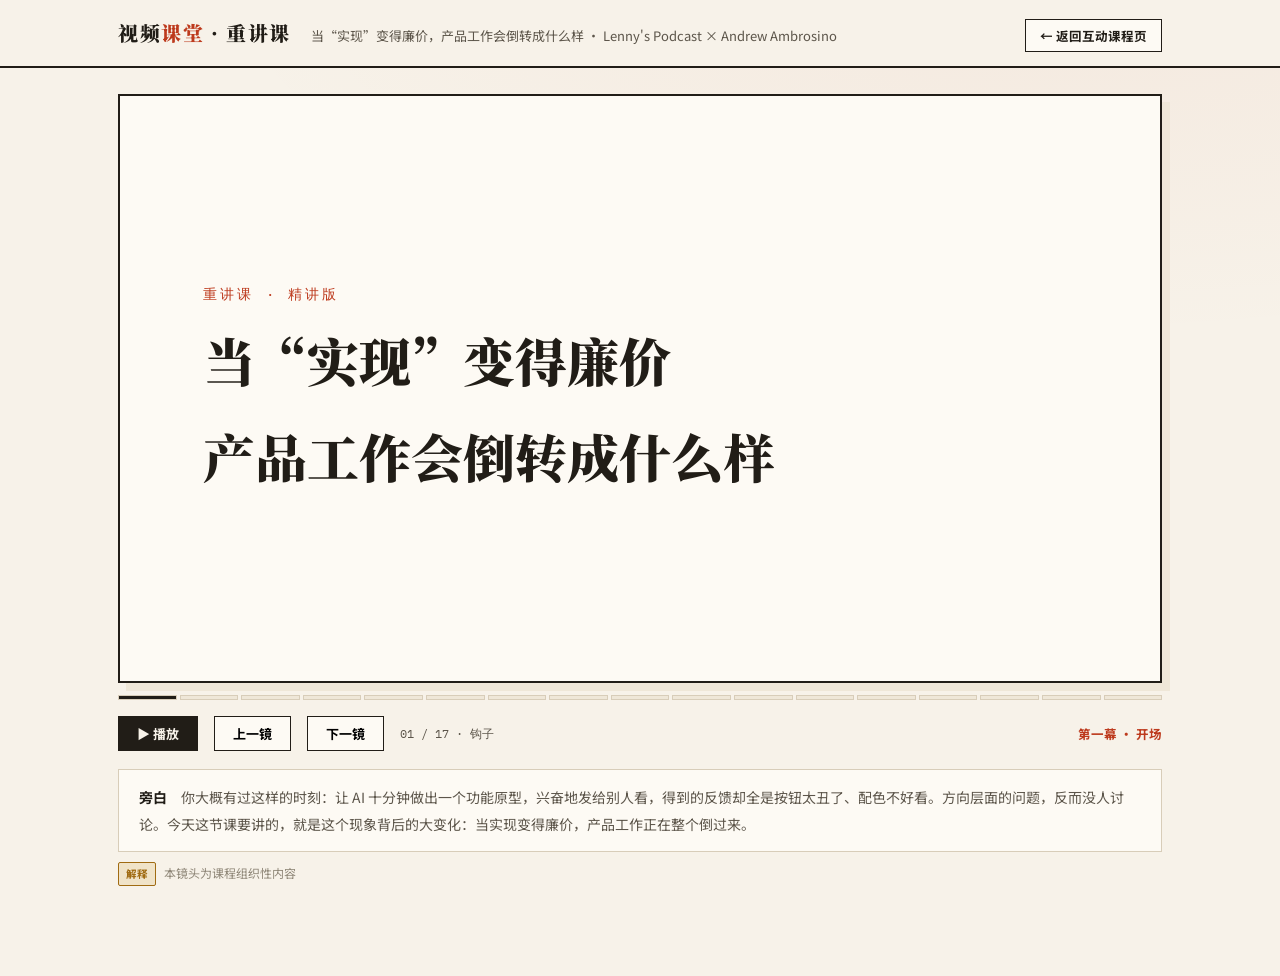
<file: prototype/relecture/index.html>
<!DOCTYPE html>
<html lang="zh-CN">
<head>
<meta charset="UTF-8">
<meta name="viewport" content="width=device-width, initial-scale=1.0">
<title>重讲课 · 当"实现"变得廉价</title>
<link rel="icon" href="data:image/svg+xml,<svg xmlns=%22http://www.w3.org/2000/svg%22 viewBox=%220 0 100 100%22><text y=%22.9em%22 font-size=%2290%22>🎓</text></svg>">
<link rel="preconnect" href="https://fonts.googleapis.com">
<link rel="preconnect" href="https://fonts.gstatic.com" crossorigin>
<link href="https://fonts.googleapis.com/css2?family=Noto+Serif+SC:wght@500;700;900&family=Noto+Sans+SC:wght@400;500;700&family=IBM+Plex+Mono:wght@400;500&display=swap" rel="stylesheet">
<style>
:root{
  --paper:#f7f2e9; --paper-deep:#efe7d8; --ink:#211d17; --ink-soft:#5c554a; --ink-faint:#8f8778;
  --vermilion:#bd3a1d; --vermilion-soft:#f3ddd5; --ochre:#a06b12; --ochre-soft:#f0e3c8;
  --teal:#1f6a5e; --teal-soft:#d9e8e2; --hairline:#d8cdb9; --card:#fdfaf4;
  --serif:'Noto Serif SC',serif; --sans:'Noto Sans SC',sans-serif; --mono:'IBM Plex Mono',monospace;
}
*{margin:0;padding:0;box-sizing:border-box}
body{font-family:var(--sans);color:var(--ink);background:var(--paper);line-height:1.85;font-size:15px;
  background-image:radial-gradient(ellipse 900px 400px at 85% -60px, rgba(189,58,29,.055), transparent)}
::selection{background:var(--vermilion);color:#fff}

header{border-bottom:2px solid var(--ink);background:var(--paper);position:sticky;top:0;z-index:50}
.hd-inner{max-width:1100px;margin:0 auto;padding:14px 28px;display:flex;align-items:baseline;gap:20px;flex-wrap:wrap}
.brand{font-family:var(--serif);font-weight:900;font-size:20px;letter-spacing:.08em;white-space:nowrap}
.brand em{font-style:normal;color:var(--vermilion)}
.hd-title{font-size:13px;color:var(--ink-soft);flex:1;min-width:200px}
.hd-back{font-size:12.5px;font-weight:700;color:var(--ink);text-decoration:none;border:1.5px solid var(--ink);padding:4px 14px;background:var(--card)}
.hd-back:hover{background:var(--ink);color:var(--paper)}

.stage-wrap{max-width:1100px;margin:26px auto 90px;padding:0 28px}

/* 画布：16:9 分镜区 */
.canvas-frame{border:2px solid var(--ink);background:var(--card);box-shadow:8px 8px 0 var(--paper-deep);position:relative}
.canvas{position:relative;width:100%;aspect-ratio:16/9;overflow:hidden}
.shot{position:absolute;inset:0;display:none;flex-direction:column;justify-content:center;padding:6% 8%}
.shot.active{display:flex;animation:fadein .35s ease}
@keyframes fadein{from{opacity:0}to{opacity:1}}
@media (prefers-reduced-motion: reduce){.shot.active{animation:none}}

/* 镜头类型渲染 */
.sv-kicker{font-family:var(--mono);font-size:clamp(10px,1.2cqw,14px);letter-spacing:.22em;color:var(--vermilion);margin-bottom:.9em}
.shot-card .ln{font-family:var(--serif);font-weight:900;font-size:clamp(20px,4.2cqw,52px);line-height:1.5}
.shot-card .ln+.ln{margin-top:.35em}
.shot-quote blockquote{font-family:var(--serif);font-size:clamp(17px,3.2cqw,38px);font-weight:700;line-height:1.8;border-left:5px solid var(--ink);padding-left:1em}
.shot-quote .who{margin-top:1.2em;font-family:var(--mono);font-size:clamp(10px,1.3cqw,15px);color:var(--ink-faint)}
.shot-diagram .dg{display:flex;align-items:center;gap:2.2%;flex-wrap:wrap;justify-content:center}
.shot-diagram .nd{border:2px solid var(--ink);background:var(--card);padding:.5em 1em;font-weight:700;font-size:clamp(12px,1.9cqw,22px);white-space:nowrap}
.shot-diagram .nd.hot{background:var(--vermilion);border-color:var(--vermilion);color:#fff}
.shot-diagram .ar{font-size:clamp(14px,2cqw,24px);color:var(--ink-faint)}
.shot-diagram .cyc{display:grid;grid-template-columns:1fr 1fr;gap:4% 6%;max-width:78%;margin:0 auto}
.shot-diagram .cyc .nd{white-space:normal;text-align:center}
.shot-diagram .note{text-align:center;margin-top:2em;font-size:clamp(12px,1.6cqw,19px);color:var(--vermilion);font-weight:700}
.shot-compare .cols{display:grid;grid-template-columns:1fr 1fr;gap:4%}
.shot-compare .col{border:2px solid var(--ink);background:var(--card);padding:1.2em 1.4em}
.shot-compare .col h5{font-family:var(--serif);font-size:clamp(13px,2.1cqw,24px);font-weight:900;margin-bottom:.6em;padding-bottom:.4em;border-bottom:1px solid var(--hairline)}
.shot-compare .col.r h5{color:var(--vermilion)}
.shot-compare li{list-style:none;font-size:clamp(11px,1.7cqw,19px);padding:.25em 0;color:var(--ink-soft)}
.shot-case .ct{font-family:var(--serif);font-weight:900;font-size:clamp(16px,2.8cqw,32px);margin-bottom:.8em}
.shot-case ol{list-style:none;counter-reset:s}
.shot-case li{counter-increment:s;font-size:clamp(12px,1.9cqw,22px);padding:.45em 0 .45em 2.4em;position:relative;border-top:1px solid var(--hairline)}
.shot-case li::before{content:counter(s);position:absolute;left:.2em;top:.45em;font-family:var(--mono);color:var(--vermilion);font-weight:700}
.shot-check{align-items:center;text-align:center;background:var(--ink);color:var(--paper)}
.shot-check .qm{font-family:var(--serif);font-size:clamp(30px,6cqw,72px);font-weight:900;color:var(--vermilion-soft)}
.shot-check .q{font-family:var(--serif);font-size:clamp(16px,2.8cqw,34px);font-weight:700;max-width:80%;margin:0 auto;line-height:1.8}
.shot-check .go{margin-top:1.6em;border:2px solid var(--paper);background:transparent;color:var(--paper);font-family:var(--sans);font-weight:700;font-size:clamp(12px,1.6cqw,18px);padding:.5em 2em;cursor:pointer}
.shot-check .go:hover{background:var(--vermilion);border-color:var(--vermilion)}

/* 控制条 */
.ctrl{display:flex;align-items:center;gap:16px;margin-top:16px;flex-wrap:wrap}
.btn{border:1.5px solid var(--ink);background:var(--card);font-family:var(--sans);font-weight:700;font-size:13px;padding:7px 18px;cursor:pointer;transition:all .12s}
.btn:hover{background:var(--ink);color:var(--paper)}
.btn.primary{background:var(--ink);color:var(--paper)}
.btn.primary:hover{background:var(--vermilion);border-color:var(--vermilion)}
.pos{font-family:var(--mono);font-size:12px;color:var(--ink-soft)}
.act-label{font-size:12.5px;color:var(--vermilion);font-weight:700;margin-left:auto}
.no-audio{font-size:11.5px;color:var(--ink-faint)}

/* 进度分段 */
.prog{display:flex;gap:3px;margin-top:12px}
.prog span{flex:1;height:5px;background:var(--paper-deep);cursor:pointer;border:1px solid var(--hairline)}
.prog span.done{background:var(--vermilion)}
.prog span.cur{background:var(--ink)}

/* 字幕与溯源 */
.caption{margin-top:18px;border:1px solid var(--hairline);background:var(--card);padding:14px 20px;font-size:14px;line-height:1.9;color:var(--ink-soft)}
.caption b{color:var(--ink)}
.srcline{margin-top:10px;font-size:12px;color:var(--ink-faint);display:flex;gap:8px;align-items:baseline;flex-wrap:wrap}
.ts-chip{font-family:var(--mono);font-size:11px;font-weight:500;color:var(--vermilion);background:var(--vermilion-soft);
  border:1px solid rgba(189,58,29,.35);padding:1px 7px;cursor:pointer;white-space:nowrap;border-radius:2px;text-decoration:none}
.ts-chip:hover{background:var(--vermilion);color:#fff}
.ts-chip::before{content:"▶ ";font-size:8px}
.attr{font-size:10.5px;font-weight:700;padding:1px 7px;border-radius:2px}
.a-原话{background:var(--ink);color:var(--paper)}
.a-归纳{background:var(--teal-soft);color:var(--teal);border:1px solid var(--teal)}
.a-解释{background:var(--ochre-soft);color:var(--ochre);border:1px solid var(--ochre)}

/* 导出渲染模式：只保留 1920×1080 画布 */
body.render header,body.render .ctrl,body.render .prog,body.render .caption,body.render .srcline{display:none}
body.render{background:var(--paper)}
body.render .stage-wrap{max-width:none;margin:0;padding:0}
body.render .canvas-frame{border:none;box-shadow:none;width:1920px}
body.render .canvas{width:1920px;height:1080px;aspect-ratio:auto}
</style>
</head>
<body>
<header>
  <div class="hd-inner">
    <div class="brand">视频<em>课堂</em> · 重讲课</div>
    <div class="hd-title" id="hd-title"></div>
    <a class="hd-back" href="../index.html">← 返回互动课程页</a>
  </div>
</header>

<div class="stage-wrap">
  <div class="canvas-frame"><div class="canvas" id="canvas"></div></div>
  <div class="prog" id="prog"></div>
  <div class="ctrl">
    <button class="btn primary" id="play-btn">▶ 播放</button>
    <button class="btn" id="prev-btn">上一镜</button>
    <button class="btn" id="next-btn">下一镜</button>
    <span class="pos" id="pos"></span>
    <span class="no-audio" id="audio-note"></span>
    <span class="act-label" id="act-label"></span>
  </div>
  <div class="caption" id="caption"></div>
  <div class="srcline" id="srcline"></div>
</div>

<script src="storyboard.js"></script>
<script>
const SB = window.STORYBOARD, SHOTS = SB.shots;
const $ = id => document.getElementById(id);
const params = new URLSearchParams(location.search);
const RENDER = params.get("render") === "1";
if (RENDER) document.body.classList.add("render");

$("hd-title").textContent = SB.title + " · " + SB.origin.label;

/* ── 渲染分镜 ── */
function esc(s){return s.replace(/&/g,"&amp;").replace(/</g,"&lt;")}
function fmtT(sec){const h=String(Math.floor(sec/3600)).padStart(2,"0"),m=String(Math.floor(sec%3600/60)).padStart(2,"0"),s=String(sec%60).padStart(2,"0");return `${h}:${m}:${s}`}

function shotHTML(s, i){
  const v = s.visual || {};
  if (s.type === "card") return `<div class="shot shot-card" data-i="${i}">
      ${v.kicker?`<div class="sv-kicker">${esc(v.kicker)}</div>`:""}
      ${(v.lines||[]).map(l=>`<div class="ln">${esc(l)}</div>`).join("")}</div>`;
  if (s.type === "quote") return `<div class="shot shot-quote" data-i="${i}">
      <blockquote>${esc(v.en||"")}</blockquote><div class="who">— ${esc(v.who||"")}</div></div>`;
  if (s.type === "diagram"){
    let body = "";
    if (v.kind === "flow") body = `<div class="dg">${v.steps.map((st,k)=>
        `<span class="nd${k===v.highlight?" hot":""}">${esc(st)}</span>${k<v.steps.length-1?'<span class="ar">→</span>':""}`).join("")}</div>`;
    else if (v.kind === "cycle") body = `<div class="cyc">${v.steps.map((st,k)=>`<span class="nd${k===0?" hot":""}">${esc(st)}</span>`).join("")}</div>`;
    else if (v.kind === "scatter") body = `<svg viewBox="0 0 640 260" style="width:78%;margin:0 auto;display:block">
        <rect x="30" y="20" width="270" height="220" fill="none" stroke="#d8cdb9" stroke-dasharray="6 5"/>
        <text x="165" y="14" text-anchor="middle" font-size="13" fill="#8f8778">旧：格子间（围栏）</text>
        <line x1="120" y1="20" x2="120" y2="240" stroke="#d8cdb9"/><line x1="210" y1="20" x2="210" y2="240" stroke="#d8cdb9"/>
        <text x="75" y="135" text-anchor="middle" font-size="14" fill="#5c554a">设计</text>
        <text x="165" y="135" text-anchor="middle" font-size="14" fill="#5c554a">工程</text>
        <text x="255" y="135" text-anchor="middle" font-size="14" fill="#5c554a">产品</text>
        <text x="485" y="14" text-anchor="middle" font-size="13" fill="#8f8778">新：散点图（质心）</text>
        ${[[400,80],[430,150],[470,60],[500,190],[540,110],[560,170],[430,210],[590,80],[520,140],[465,120]]
          .map(p=>`<circle cx="${p[0]}" cy="${p[1]}" r="7" fill="#efe7d8" stroke="#5c554a"/>`).join("")}
        <circle cx="493" cy="130" r="13" fill="#bd3a1d"/>
        <text x="493" y="253" text-anchor="middle" font-size="14" fill="#bd3a1d" font-weight="700">● 你的角色 = 质心</text></svg>`;
    return `<div class="shot shot-diagram" data-i="${i}">${body}${v.note?`<div class="note">${esc(v.note)}</div>`:""}</div>`;
  }
  if (s.type === "compare") return `<div class="shot shot-compare" data-i="${i}"><div class="cols">
      <div class="col l"><h5>${esc(v.left.title)}</h5><ul>${v.left.items.map(x=>`<li>${esc(x)}</li>`).join("")}</ul></div>
      <div class="col r"><h5>${esc(v.right.title)}</h5><ul>${v.right.items.map(x=>`<li>${esc(x)}</li>`).join("")}</ul></div></div></div>`;
  if (s.type === "case") return `<div class="shot shot-case" data-i="${i}">
      <div class="ct">${esc(v.title)}</div><ol>${v.steps.map(x=>`<li>${esc(x)}</li>`).join("")}</ol></div>`;
  if (s.type === "check") return `<div class="shot shot-check" data-i="${i}">
      <div class="qm">？</div><div class="q">${esc(v.question)}</div>
      <button class="go" data-go>继续 →</button></div>`;
  return `<div class="shot" data-i="${i}"></div>`;
}
$("canvas").innerHTML = SHOTS.map(shotHTML).join("");
$("prog").innerHTML = SHOTS.map((_,i)=>`<span data-i="${i}" title="镜头 ${i+1}"></span>`).join("");

/* ── 播放状态机 ── */
let cur = 0, playing = false, audio = null, timer = null, waitingCheck = false, hasAudio = null;

function pad(n){return String(n).padStart(2,"0")}
function audioSrc(i){return `audio/shot-${pad(i+1)}.mp3`}

function showShot(i, autoplayAudio){
  cur = Math.max(0, Math.min(SHOTS.length-1, i));
  const s = SHOTS[cur];
  document.querySelectorAll(".shot").forEach(el=>el.classList.toggle("active", +el.dataset.i===cur));
  document.querySelectorAll("#prog span").forEach((el,k)=>{
    el.classList.toggle("done", k<cur); el.classList.toggle("cur", k===cur);
  });
  $("pos").textContent = `${pad(cur+1)} / ${pad(SHOTS.length)} · ${s.title}`;
  $("act-label").textContent = `第${["一","二","三","四"][s.act]}幕 · ${SB.acts[s.act]}`;
  $("caption").innerHTML = `<b>旁白</b>　${esc(s.narration)}`;
  $("srcline").innerHTML = `<span class="attr a-${s.attribution}">${s.attribution}</span>` +
    (s.source.length ? `原片依据：` + s.source.map(t=>
      `<a class="ts-chip" href="../index.html?t=${t}">${fmtT(t)}</a>`).join(" ") : `本镜头为课程组织性内容`);
  waitingCheck = false;
  if (playing && autoplayAudio !== false) speakShot();
}

function stopAudio(){ if(audio){audio.pause(); audio=null} if(timer){clearTimeout(timer); timer=null} }

function speakShot(){
  stopAudio();
  const s = SHOTS[cur];
  const a = new Audio(audioSrc(cur));
  audio = a;
  a.onended = () => advance();
  a.onerror = () => { // 无音频（TTS 未生成）：按字数估读并提示
    hasAudio = false; $("audio-note").textContent = "未找到旁白音频，按字数模拟节奏（运行 tools/tts_generate.py 生成）";
    timer = setTimeout(advance, Math.max(3000, s.narration.length/4.5*1000));
  };
  a.play().then(()=>{ if(hasAudio===null){hasAudio=true} }).catch(()=>a.onerror());
}

function advance(){
  const s = SHOTS[cur];
  if (s.type === "check" && !waitingCheck){ waitingCheck = true; stopAudio(); return; } // 等用户点继续
  if (cur >= SHOTS.length-1){ setPlaying(false); return; }
  showShot(cur+1);
}

function setPlaying(p){
  playing = p;
  $("play-btn").textContent = p ? "⏸ 暂停" : "▶ 播放";
  if (p) speakShot(); else stopAudio();
}

$("play-btn").addEventListener("click", ()=> setPlaying(!playing));
$("prev-btn").addEventListener("click", ()=> showShot(cur-1));
$("next-btn").addEventListener("click", ()=> showShot(cur+1));
$("prog").addEventListener("click", e=>{ const el=e.target.closest("span[data-i]"); if(el) showShot(+el.dataset.i); });
$("canvas").addEventListener("click", e=>{ if(e.target.closest("[data-go]")){ waitingCheck=false; showShot(cur+1); } });
document.addEventListener("keydown", e=>{
  if(e.key===" "){ e.preventDefault(); setPlaying(!playing); }
  if(e.key==="ArrowRight") showShot(cur+1);
  if(e.key==="ArrowLeft") showShot(cur-1);
});

/* 导出渲染模式：?render=1&shot=N 静态显示第 N 镜 */
if (RENDER){
  const n = parseInt(params.get("shot")||"0",10);
  showShot(n, false);
} else {
  showShot(0, false);
}
</script>
</body>
</html>
</file>
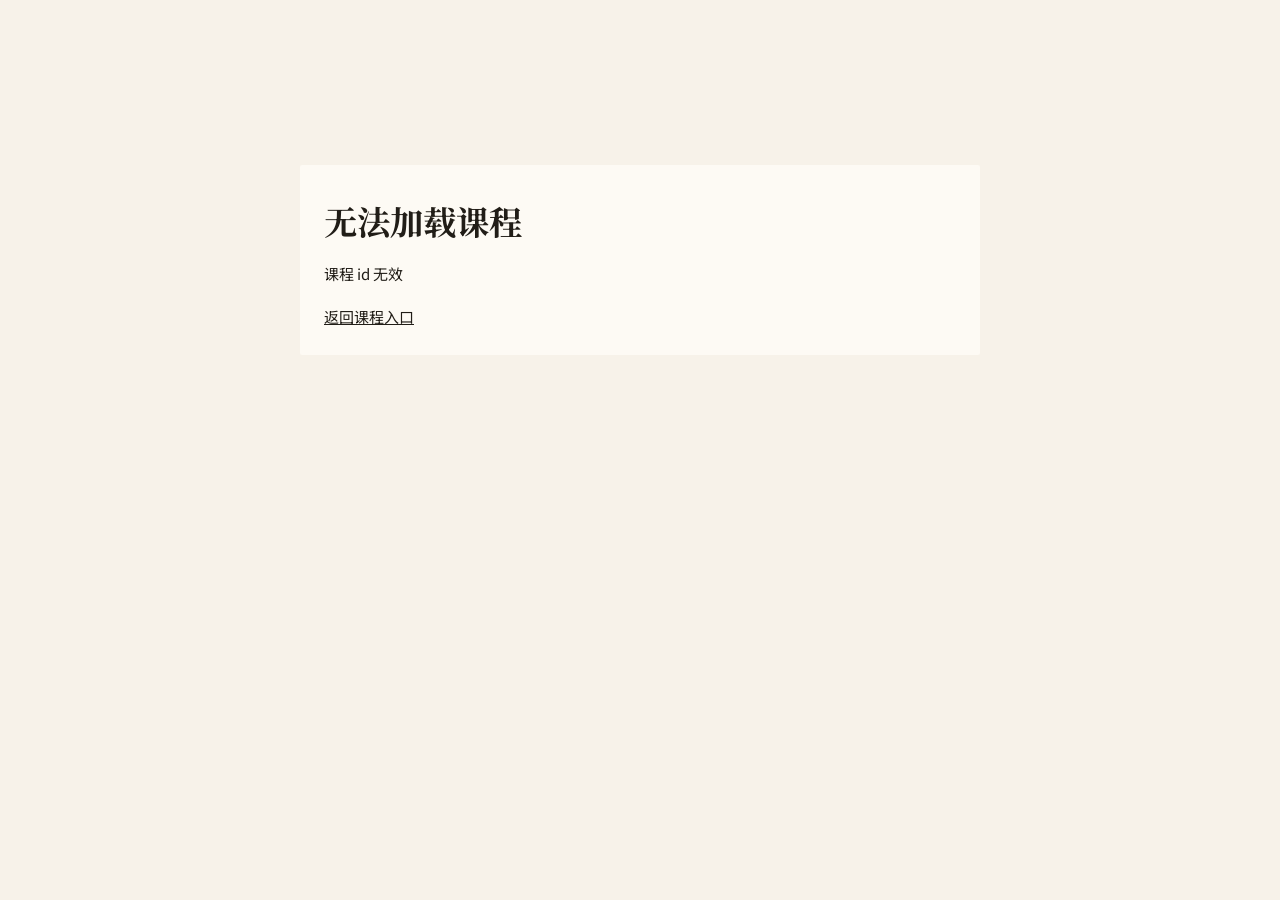
<file: prototype/generated/viewer.html>
<!DOCTYPE html>
<html lang="zh-CN">
<head>
<meta charset="UTF-8">
<meta name="viewport" content="width=device-width, initial-scale=1.0">
<title>生成课程 · 视频课堂</title>
<link rel="icon" href="data:image/svg+xml,<svg xmlns=%22http://www.w3.org/2000/svg%22 viewBox=%220 0 100 100%22><text y=%22.9em%22 font-size=%2290%22>🎓</text></svg>">
<link rel="preconnect" href="https://fonts.googleapis.com">
<link rel="preconnect" href="https://fonts.gstatic.com" crossorigin>
<link href="https://fonts.googleapis.com/css2?family=Noto+Serif+SC:wght@500;700;900&family=Noto+Sans+SC:wght@400;500;700&family=IBM+Plex+Mono:wght@400;500&display=swap" rel="stylesheet">
<style>
:root{--paper:#f7f2e9;--deep:#efe7d8;--card:#fdfaf4;--ink:#211d17;--soft:#5c554a;--faint:#8f8778;--red:#bd3a1d;--line:#d8cdb9;--ochre:#a06b12;--teal:#1f6a5e}
*{box-sizing:border-box}html{scroll-behavior:smooth}body{margin:0;background:var(--paper);color:var(--ink);font:15px/1.85 var(--sans,"Noto Sans SC",sans-serif)}
button{font:inherit}a{color:inherit}.site-header{position:sticky;top:0;z-index:50;background:var(--paper);border-bottom:1px solid var(--line)}.top-inner{max-width:1280px;margin:auto;padding:14px 28px;display:flex;align-items:center;justify-content:space-between;gap:24px}.brand{display:flex;align-items:baseline;gap:12px;color:var(--ink);text-decoration:none;white-space:nowrap}.brand strong{font:900 22px/1.2 var(--serif,"Noto Serif SC",serif);letter-spacing:.08em}.brand em{color:var(--red);font-style:normal}.brand small{font:10.5px/1.2 var(--mono,monospace);color:var(--faint);letter-spacing:.14em}.header-nav{display:flex;align-items:center;justify-content:flex-end;gap:8px;flex-wrap:wrap}.header-nav a{min-height:33px;padding:4px 14px;border:1px solid var(--line);background:var(--card);font-size:12.5px;font-weight:700;text-decoration:none}.header-nav a:hover{border-color:var(--red);color:var(--red)}.header-nav a[aria-current="page"]{background:var(--ink);border-color:var(--ink);color:var(--paper)}
.shell{max-width:1280px;margin:auto;padding:30px 28px 120px}.layout{display:grid;grid-template-columns:460px minmax(0,1fr);gap:44px;align-items:start}.side,main{min-width:0}.side{position:sticky;top:86px}.player-frame{border:1px solid var(--line-soft,var(--line));background:#000;box-shadow:0 10px 28px rgba(33,29,23,.08)}.video{width:100%;aspect-ratio:16/9;background:#000}.video iframe{width:100%;height:100%;border:0}.subtitle-box{padding:8px 14px;background:#000;color:#aaa;text-align:center;font-size:11px}.now-playing{display:flex;justify-content:space-between;align-items:baseline;gap:12px;margin:12px 2px 0;color:var(--soft);font-size:12px}.time{color:var(--red);font:12px var(--mono,monospace)}.player-external{color:var(--soft);text-decoration:none}.player-external:hover{color:var(--red)}.map-wrap{margin-top:24px}.map-title{display:flex;align-items:center;gap:10px;margin:0 0 12px;font:700 15px/1.5 var(--serif,"Noto Serif SC",serif);letter-spacing:.12em}.map-title::after{content:"";flex:1;height:1px;background:var(--line-soft,var(--line))}.map{list-style:none;padding:0;margin:0;max-height:calc(100vh - 470px);overflow:auto}.map li{display:grid;grid-template-columns:52px 1fr auto;gap:10px;align-items:baseline;padding:7px 8px;border-bottom:0;border-radius:2px;cursor:pointer}.map li.active{background:var(--card)}.map time{font:11px var(--mono,monospace);color:var(--faint)}.badge{font-size:10px;border:1px solid var(--line-soft,var(--line));padding:0 6px;height:max-content}.深讲{color:var(--red)}.快讲{color:var(--ochre)}.原片{color:var(--teal)}
.eyebrow{font:11px/1.6 var(--mono,monospace);letter-spacing:.18em;color:var(--red)}h1,h2,h3,h4{font-family:var(--serif,"Noto Serif SC",serif);line-height:1.45}h1{font-size:clamp(26px,2.6vw,34px);margin:8px 0 10px}.lead{font-size:16.5px;color:var(--soft);max-width:68ch}.course-meta{display:flex;gap:18px;flex-wrap:wrap;margin:18px 0 30px;color:var(--soft);font-size:12.5px}.course-meta b{color:var(--ink)}.section-heading{display:flex;align-items:baseline;gap:14px;margin:48px 0 20px}.section-heading .no{font:900 30px/1 var(--serif,"Noto Serif SC",serif);color:var(--red)}.section-heading h2{margin:0;font-size:20px;letter-spacing:.05em}
.learning-views{display:flex;align-items:center;flex-wrap:wrap;gap:8px 10px;margin:20px 0 8px;padding:12px 0;border-top:1px solid var(--line);border-bottom:1px solid var(--line)}.learning-views-label{font-size:11px;font-weight:800;color:var(--faint);letter-spacing:.12em;margin-right:4px}.learning-view{display:inline-flex;align-items:center;min-height:36px;padding:5px 11px;border:1px solid var(--ink);font-size:12px;font-weight:800;text-decoration:none}.learning-view.active{background:var(--ink);color:var(--paper)}a.learning-view:hover{background:var(--red);border-color:var(--red);color:var(--paper)}.learning-view-reason{width:100%;margin:2px 0 0;color:var(--soft);font-size:12px;line-height:1.65}
.deck{border:0;background:var(--card);padding:26px 30px;box-shadow:none}.deck .theme{font:700 16.5px/1.8 var(--serif,"Noto Serif SC",serif);margin:0 0 18px}.deck .theme::before{content:"主题 ";display:block;margin-bottom:4px;color:var(--red);font:700 11px/1.5 var(--sans,"Noto Sans SC",sans-serif);letter-spacing:.2em}.claims{list-style:none;counter-reset:claim;padding:0;margin:0 0 6px}.claims li{counter-increment:claim;position:relative;padding:7px 0 10px 40px;border-top:0;font-size:14px}.claims li::before{content:counter(claim,cjk-ideographic);position:absolute;left:2px;top:12px;color:var(--red);font:900 15px/1.5 var(--serif,"Noto Serif SC",serif)}.deck-grid{display:grid;grid-template-columns:1fr 1fr;gap:8px;margin-top:16px;border-top:0;background:transparent}.deck-cell{background:var(--paper);border-radius:2px;padding:14px 16px 14px 0}.deck-cell h4{margin:0 0 6px;color:var(--faint);font:700 11.5px/1.5 var(--sans,"Noto Sans SC",sans-serif);letter-spacing:.18em}.deck-cell p{margin:0;color:var(--soft);font-size:13px;line-height:1.75}.ts-chip{border:1px solid var(--line-soft,var(--line));border-radius:2px;background:rgba(239,231,216,.42);padding:1px 7px;color:var(--faint);font:11px/1.5 var(--mono,monospace);cursor:pointer;white-space:nowrap}.ts-chip::before{content:"▶ ";font-size:8px}.ts-chip:hover{background:var(--red);color:#fff}.map-detail{display:none;grid-column:2/4;padding:2px 0 7px;color:var(--soft);font-size:12px;line-height:1.65}.map li.active .map-detail{display:block}.map-detail strong{color:var(--ink)}
.module{margin:0 0 64px}.module-head{padding-bottom:4px;border-bottom:0}.module-head h3{margin:0;font-size:20px}.module-head .sub{display:flex;gap:16px;flex-wrap:wrap;margin:6px 0 4px;color:var(--soft);font-size:12.5px}.depth-tabs{display:flex;width:fit-content;margin:18px 0 26px;border:1px solid var(--line-soft,var(--line));border-radius:2px;overflow:hidden}.depth-tabs button{border:0;border-right:1px solid var(--line-soft,var(--line));background:var(--card);padding:7px 20px;color:var(--soft);font-size:12.5px;font-weight:700;cursor:pointer}.depth-tabs button:last-child{border-right:0}.depth-tabs button.on{background:var(--ink);color:var(--paper)}.brief{background:var(--ink);color:var(--paper);padding:20px 24px;font-size:14px;line-height:2}.brief .lb{display:block;margin-bottom:6px;color:#e7a690;font-size:11px;letter-spacing:.2em}.qa{margin-bottom:12px;padding:18px 20px;background:var(--card);border:0;border-radius:2px}.qa h4{display:flex;align-items:baseline;gap:10px;margin:0 0 10px;font-size:15px;font-weight:900}.qa h4 .qno{color:var(--red);font:500 11px/1.5 var(--mono,monospace)}.qa p{margin:0 0 8px;font-size:14px;white-space:pre-line}.qa p:last-child{margin-bottom:0}.pull{margin:12px 0;padding:12px 14px;border:0;background:var(--paper-deep);font:15px/2 var(--serif,"Noto Serif SC",serif)}.attr{display:inline-block;margin-right:6px;border:1px solid var(--teal);border-radius:2px;background:#e1eee9;padding:1px 7px;color:var(--teal);font-size:10.5px;font-weight:700;letter-spacing:.05em}.practice{margin-top:12px;padding:12px 14px;border:0;border-radius:2px;background:var(--paper-deep);font-size:13.5px}.recall{background:var(--card);border:0;border-radius:2px;padding:26px;margin-top:54px}.recall h3{margin:0 0 8px;font-size:19px}.recall .hint{margin:0 0 16px;color:var(--soft);font-size:13px}.recall textarea{width:100%;min-height:150px;padding:14px;border:1px solid var(--line-soft,var(--line));background:#fffdf8;font:14px/1.8 inherit;resize:vertical}.recall-actions{display:flex;align-items:center;gap:14px;flex-wrap:wrap;margin-top:12px}.recall button{padding:8px 18px;border:1px solid var(--ink);background:var(--ink);color:var(--paper);font-weight:700}.recall-status{color:var(--soft);font-size:12px}.reference{margin-top:22px;padding-top:18px;border-top:0}
.error{max-width:680px;margin:15vh auto;background:var(--card);border:1px solid var(--line);padding:24px}
@media(max-width:900px){.top-inner{align-items:flex-start;padding:12px 16px}.brand small{display:none}.header-nav{gap:6px}.header-nav a{padding:4px 10px}.layout{grid-template-columns:1fr}.side{position:static}.map{max-height:none}h1{font-size:26px}.shell{padding:24px 16px 88px}.module-head{position:sticky;top:0;z-index:30;background:var(--paper);padding-top:10px}.qa{padding:15px 14px}}
@media(max-width:560px){.top-inner{display:block}.header-nav{justify-content:flex-start;margin-top:10px}.header-nav a[aria-current="page"]{display:none}.learning-view-reason{font-size:11.5px}.deck{padding:20px 18px;box-shadow:none}.deck-grid{grid-template-columns:1fr}.depth-tabs{width:100%}.depth-tabs button{flex:1;padding-inline:8px}.section-heading{gap:10px}.section-heading h2{font-size:18px}}
</style>
<link rel="stylesheet" href="../theme.css?v=20260719-3">
</head>
<body class="page-course page-generated">
<div id="app"><div class="shell"><div class="error">正在加载课程…</div></div></div>
<script src="https://www.youtube.com/iframe_api"></script>
<script>
const esc=s=>String(s??"").replace(/[&<>"']/g,c=>({"&":"&amp;","<":"&lt;",">":"&gt;",'"':"&quot;","'":"&#39;"}[c]));
const fmt=s=>`${String(Math.floor(s/3600)).padStart(2,"0")}:${String(Math.floor(s%3600/60)).padStart(2,"0")}:${String(Math.floor(s%60)).padStart(2,"0")}`;
const id=new URLSearchParams(location.search).get("id");let player,course;
const stamp=s=>`<button class="ts-chip" data-t="${s}" type="button">${fmt(s)}</button>`;
const cn=n=>["零","一","二","三","四","五","六","七","八","九","十"][n]||n;
function evidence(items){return items.map(x=>`<p><span class="attr">${esc(x.attribution)}</span>${esc(x.text)} ${x.start_sec===null?"":stamp(x.start_sec)}</p>`).join("")}
function valuableModules(c){return c.deep_modules.map(m=>`${esc(m.title)} ${stamp(m.start_sec)}`).join("　")}
function skippableTopics(c){const items=c.topics.filter(x=>x.action!=="深讲");return items.length?items.map(x=>`${esc(x.title)} ${stamp(x.start_sec)}`).join("　"):"本课没有建议直接跳过的章节。"}
function render(c){
 course=c;document.title=`${c.course_title} · 视频课堂`;
 const visual=c.learning_views?.visual_reading;
 const privateLearningViewsAvailable=!location.hostname.endsWith("github.io");
 const learningViews=visual&&privateLearningViewsAvailable?`<nav class="learning-views" aria-label="当前课程学习方式"><span class="learning-views-label">学习方式</span><span class="learning-view active" aria-current="page">视频课堂</span><a class="learning-view" href="${esc(visual.path)}">${esc(visual.label)}</a><p class="learning-view-reason">${esc(visual.reason)}</p></nav>`:"";
 document.getElementById("app").innerHTML=`
  <header class="site-header"><div class="top-inner"><a class="brand" href="../index.html"><strong>视频<em>课堂</em></strong><small>VIDEO → COURSE</small></a><nav class="header-nav" aria-label="产品入口"><a href="#" aria-current="page">当前课程</a><a href="../index.html">课程入口</a><a href="../briefing/index.html">资讯速听</a><a href="../history/index.html">历史记录</a><a href="../relecture/index.html">重讲课</a></nav></div></header>
  <div class="shell"><div class="layout"><aside class="side"><div class="player-frame"><div class="video" id="player"></div><div class="subtitle-box">中文字幕使用 YouTube 字幕，可在播放器中切换</div></div><div class="now-playing"><span class="time" id="now">00:00:00</span><a class="player-external" href="${esc(c.source_url)}" target="_blank" rel="noopener">在 YouTube 中打开 ↗</a></div><nav class="map-wrap" aria-label="知识地图"><h2 class="map-title">知识地图 · 跳转导航</h2><ol class="map">${c.topics.map((x,i)=>`<li data-i="${i}" data-t="${x.start_sec}"><time>${fmt(x.start_sec).replace(/^00:/,"")}</time><span>${esc(x.title)}</span><span class="badge ${x.action}">${x.action}</span><span class="map-detail"><strong>核心：</strong>${esc(x.core)}<br><strong>价值：</strong>${esc(x.why)}</span></li>`).join("")}</ol></nav></aside>
  <main><div class="eyebrow">${esc(c.channel)}</div><h1>${esc(c.course_title)}</h1><p class="lead">${esc(c.one_sentence)}</p>${learningViews}<div class="course-meta"><span>原片 <b>${Math.round(c.duration_sec/60)} 分钟</b></span><span>课程预计 <b>${c.deep_modules.length*5+10}–${c.deep_modules.length*6+12} 分钟</b></span><span>预期收获 <b>${c.expected_gain.map(esc).join(" · ")}</b></span></div>
  <section><div class="section-heading"><span class="no">一</span><h2>课程导读 · 决策卡</h2></div><div class="deck"><p class="theme">${esc(c.one_sentence)}</p><ul class="claims">${c.claims.map(x=>`<li>${esc(x.text)} ${stamp(x.start_sec)}</li>`).join("")}</ul><div class="deck-grid"><div class="deck-cell"><h4>适合谁</h4><p>${esc(c.audience)}</p></div><div class="deck-cell"><h4>前置知识</h4><p>${c.prerequisites.map(esc).join(" · ")}</p></div><div class="deck-cell"><h4>最值得看</h4><p>${valuableModules(c)}</p></div><div class="deck-cell"><h4>可跳过 / 快讲</h4><p>${skippableTopics(c)}</p></div></div></div></section>
  <section><div class="section-heading"><span class="no">二</span><h2>深讲模块（${c.deep_modules.length} 个）</h2></div>${c.deep_modules.map((m,n)=>`<article class="module"><div class="module-head"><h3>模块${cn(n+1)} · ${esc(m.title)}</h3><div class="sub"><span>时间范围 ${stamp(m.start_sec)} – ${fmt(m.end_sec)}</span><span>${esc(m.content_type)}</span><span>目标：${esc(m.learning_goal)}</span></div></div><div class="depth-tabs" role="tablist" aria-label="讲解深度"><button data-d="d30" type="button">30 秒理解</button><button data-d="dn" class="on" type="button">通俗讲解</button><button data-d="dd" type="button">技术深入</button></div><div data-pane="d30" hidden><div class="brief"><span class="lb">30 秒版本</span>${esc(m.summary_30s)}</div></div><div data-pane="dn"><div class="qa"><h4><span class="qno">Q1</span>这部分解决什么问题</h4><p>${esc(m.problem)}</p></div><div class="qa"><h4><span class="qno">Q2</span>作者的核心判断</h4><div class="pull">${evidence(m.author_judgment)}</div></div><div class="qa"><h4><span class="qno">Q3</span>用人话怎么理解</h4><p>${esc(m.plain_explanation)}</p></div><div class="qa"><h4><span class="qno">Q4</span>背后的机制</h4><p>${esc(m.mechanism)}</p></div><div class="qa"><h4><span class="qno">Q5</span>原视频案例与边界</h4>${evidence(m.cases)}</div><div class="qa"><h4><span class="qno">Q6</span>对项目的价值＋最小实践</h4><p>${esc(m.value)}</p><div class="practice"><b>最小实践：</b>${esc(m.practice)}</div></div></div><div data-pane="dd" hidden><div class="qa"><h4><span class="qno">＋</span>技术深入 · 追问方向</h4><p>${esc(m.technical_deep_dive)}</p><p><span class="attr">学习目标</span>${esc(m.learning_goal)}</p></div></div></article>`).join("")}</section>
  <section class="recall"><h3>学完后复述核心机制</h3><p class="hint">先合上上面的讲义，用自己的话回答。提交前不会显示参考要点。</p><p>${esc(c.recall_prompt)}</p><textarea id="answer" aria-label="闭卷复述" placeholder="请用自己的话复述，不必照抄讲义。"></textarea><div class="recall-actions"><button id="submit" type="button">完成复述，查看自检</button><span class="recall-status" id="recall-status"></span></div><div class="reference" id="reference" hidden><b>对照要点</b><ul>${c.recall_points.map(x=>`<li>${esc(x)}</li>`).join("")}</ul></div></section></main></div></div>`;
 const key=`ai-video-course:${c.video_id}:recall`,saved=localStorage.getItem(key);if(saved)document.getElementById("answer").value=saved;
 if(saved)document.getElementById("recall-status").textContent="已恢复上次作答";
 document.querySelectorAll(".module").forEach(mod=>mod.querySelector(".depth-tabs").addEventListener("click",e=>{const btn=e.target.closest("button");if(!btn)return;mod.querySelectorAll(".depth-tabs button").forEach(x=>x.classList.toggle("on",x===btn));mod.querySelectorAll("[data-pane]").forEach(x=>x.hidden=x.dataset.pane!==btn.dataset.d)}));
 document.getElementById("submit").onclick=()=>{const v=document.getElementById("answer").value.trim();if(!v){document.getElementById("recall-status").textContent="请先写下你的复述";document.getElementById("answer").focus();return}localStorage.setItem(key,v);document.getElementById("reference").hidden=false;document.getElementById("recall-status").textContent="已保存到当前浏览器，请自行对照要点"};
 document.addEventListener("click",e=>{const x=e.target.closest("[data-t]");if(x&&player&&player.seekTo){player.seekTo(+x.dataset.t,true);player.playVideo()}});
 bootPlayer();
}
function bootPlayer(){const create=()=>player=new YT.Player("player",{videoId:course.video_id,playerVars:{rel:0,cc_load_policy:1,cc_lang_pref:"en"},events:{onReady:()=>setInterval(sync,1000)}});if(window.YT&&YT.Player)create();else window.onYouTubeIframeAPIReady=create}
function sync(){if(!player?.getCurrentTime)return;const t=player.getCurrentTime();document.getElementById("now").textContent=fmt(t);let i=0;course.topics.forEach((x,n)=>{if(t>=x.start_sec)i=n});document.querySelectorAll(".map li").forEach((x,n)=>x.classList.toggle("active",n===i))}
async function start(){
 if(!id||!/^[\w-]{11}$/.test(id))throw Error("课程 id 无效");
 const response=await fetch(`${encodeURIComponent(id)}/course.json`);if(!response.ok)throw Error("课程不存在");render(await response.json());
}
start().catch(e=>document.getElementById("app").innerHTML=`<div class="shell"><div class="error"><h1>无法加载课程</h1><p>${esc(e.message)}</p><a href="../index.html">返回课程入口</a></div></div>`);
</script>
</body>
</html>
</file>
<file: prototype/theme.css>
:root{
  --paper:#f7f2e9;
  --paper-deep:#efe7d8;
  --card:#fdfaf4;
  --ink:#211d17;
  --ink-soft:#5c554a;
  --ink-faint:#8f8778;
  --soft:#5c554a;
  --faint:#8f8778;
  --vermilion:#bd3a1d;
  --red:#bd3a1d;
  --vermilion-soft:#f3ddd5;
  --red-soft:#f3ddd5;
  --ochre:#a06b12;
  --ochre-soft:#f0e3c8;
  --teal:#1f6a5e;
  --teal-soft:#d9e8e2;
  --hairline:#e5ddcf;
  --line:#e5ddcf;
  --line-soft:#e5ddcf;
  --surface:#fdfaf4;
  --accent:#bd3a1d;
  --accent-soft:#f3ddd5;
  --serif:'Noto Serif SC',serif;
  --sans:'Noto Sans SC',sans-serif;
  --mono:'IBM Plex Mono',monospace;
  --ease-out:cubic-bezier(.23,1,.32,1);
}

body.page-course,
body.page-briefing,
body.page-relecture,
body.page-local-player,
body.page-generated{
  background:var(--paper);
  background-image:none;
  color:var(--ink);
}

/* Shared response details */
.page-course button,
.page-course a,
.page-briefing button,
.page-briefing a,
.page-briefing label,
.page-relecture button,
.page-relecture a,
.page-local-player button,
.page-generated button{
  transition:background-color 140ms ease,color 140ms ease,border-color 140ms ease,transform 140ms var(--ease-out);
}
.page-course button:active,
.page-course a:active,
.page-briefing button:active,
.page-briefing a:active,
.page-briefing label:active,
.page-relecture button:active,
.page-relecture a:active,
.page-local-player button:active,
.page-generated button:active{transform:scale(.97)}

/* Video course */
.page-course header{border-bottom:1px solid var(--line-soft);box-shadow:none}
.page-course .linkbar input{border-color:var(--line-soft);background:var(--card)}
.page-course .linkbar button{border-width:1px}
.page-course .hd-mode{border:1px solid var(--line-soft);border-radius:2px;background:var(--card)}
.page-course .state .demo-link{border:1px solid var(--line-soft);border-radius:2px;background:var(--card)}
.page-course .player-frame{border:1px solid var(--line-soft);box-shadow:0 10px 28px rgba(33,29,23,.08)}
.page-course .map-nav h3::after{height:1px;background:var(--line-soft)}
.page-course .map-list li{border-bottom:0;border-radius:2px;margin-bottom:2px}
.page-course .badge{border-color:var(--line-soft)}
.page-course .sec-head .rule{display:none}
.page-course .deck{border:0;box-shadow:none;background:var(--card)}
.page-course .claims li{border-top:0;padding-top:7px}
.page-course .deck-grid{gap:8px;background:transparent;border-top:0}
.page-course .deck-cell{background:var(--paper);border-radius:2px}
.page-course .map-table th{border-bottom:1px solid var(--line-soft)}
.page-course .map-table td{border-bottom:1px solid var(--line-soft)}
.page-course .depth-tabs{border:1px solid var(--line-soft);border-radius:2px;overflow:hidden}
.page-course .depth-tabs button{border-right:1px solid var(--line-soft);transition:background-color 140ms ease,color 140ms ease,transform 140ms var(--ease-out)}
.page-course .qa{border:0;border-radius:2px}
.page-course .qa .pull{border:0;background:var(--paper-deep);padding:12px 14px}
.page-course .recall{border:0;border-radius:2px}
.page-course .recall textarea{border:1px solid var(--line-soft)}
.page-course .recall button{border-width:1px}
.page-course .recall-reference{border-top:0;background:var(--paper);padding:16px;margin-top:18px}
.page-course footer{border-top:0}

/* Traceable briefing aligned to the course reading language */
.page-briefing{font:400 15px/1.85 var(--sans);padding-bottom:max(9rem,calc(7rem + env(safe-area-inset-bottom)))}
.page-briefing .masthead{max-width:none;min-height:70px;padding:14px max(28px,calc((100vw - 1280px)/2 + 28px));border-bottom:1px solid var(--line-soft)}
.page-briefing .brand strong{font:900 22px/1.2 var(--serif);letter-spacing:.08em}
.page-briefing .brand strong::before{display:none}
.page-briefing .brand span{font:400 10.5px/1.2 var(--mono);letter-spacing:.14em;text-transform:uppercase}
.page-briefing .course-home{min-height:33px;border:1px solid var(--line-soft);border-radius:2px;background:var(--card);box-shadow:none;padding:4px 14px;color:var(--ink);font-size:12.5px;font-weight:700}
.page-briefing .batch-meta b{font-size:11.5px}
.page-briefing .batch-meta span{font-size:10.5px}
.page-briefing .shell{max-width:1280px;padding:30px 28px 120px}
.page-briefing .main{width:min(720px,100%);margin:0 auto}
.page-briefing .batch-intro{max-width:none;margin-bottom:34px;padding:0;background:transparent;border-radius:0;box-shadow:none;font:700 16.5px/1.8 var(--serif)}
.page-briefing .item-meta{gap:.45rem;font:500 11px/1.5 var(--mono)}
.page-briefing .item-meta span{min-height:auto;padding:0;background:transparent;border-radius:0}
.page-briefing .item-meta #position{padding:2px 7px;background:var(--vermilion-soft);border-radius:2px;color:var(--vermilion)}
.page-briefing .item-meta span+span::before{display:inline;content:"·";margin-right:.45rem;color:var(--line-soft)}
.page-briefing .item-head{padding:10px 0 8px}
.page-briefing .item-head h1{max-width:22ch;font:900 clamp(24px,2.6vw,34px)/1.35 var(--serif);letter-spacing:.01em}
.page-briefing .essence{max-width:none;margin-bottom:34px;font:700 16.5px/1.8 var(--serif);color:var(--ink-soft)}
.page-briefing .script{gap:0}
.page-briefing .segment{margin:0 0 12px;padding:18px 20px;background:var(--card);border-radius:2px;box-shadow:none;transition:background-color 140ms ease,transform 140ms var(--ease-out)}
.page-briefing .segment.active{margin-inline:0;padding-inline:20px;background:var(--vermilion-soft);box-shadow:none}
.page-briefing .segment .marker{font:500 11px/1.5 var(--mono)}
.page-briefing .segment p{font:400 14px/1.85 var(--sans)}
.page-briefing .evidence a{padding:0;background:transparent;border-radius:0;font-size:11px;text-decoration:underline;text-decoration-color:var(--line-soft);text-underline-offset:3px}
.page-briefing .judgement{gap:12px;margin-top:40px}
.page-briefing .judgement>div{padding:18px 20px;background:var(--card);border-radius:2px;box-shadow:none}
.page-briefing .judgement h2{font:900 15px/1.5 var(--serif);letter-spacing:0;color:var(--ink)}
.page-briefing .judgement p{font:400 14px/1.85 var(--sans)}
.page-briefing .caveats{font-size:13px;line-height:1.75}
.page-briefing .actions{gap:8px}
.page-briefing .btn,.page-briefing .file-label{min-height:40px;border:1px solid var(--line-soft);border-radius:2px;background:var(--card);padding:7px 18px;font-size:13px;font-weight:700}
.page-briefing .btn.primary{border-color:var(--ink);background:var(--ink)}
.page-briefing .btn.accent{border-color:var(--vermilion-soft);background:var(--vermilion-soft);color:var(--vermilion)}
.page-briefing .btn.saved{border-color:var(--teal-soft);background:var(--teal-soft);color:var(--teal)}
.page-briefing .transport{border:1px solid var(--line-soft);border-radius:2px;background:rgba(253,250,244,.98);box-shadow:0 10px 28px rgba(33,29,23,.08);backdrop-filter:none}
.page-briefing .transport button,.page-briefing .transport select{border-radius:2px}
.page-briefing .transport .play{border-radius:2px}
.page-briefing .progress-track{height:3px;border-radius:0;background:var(--paper-deep)}
.page-briefing .timeline-part{height:3px!important;border-radius:0!important}
.page-briefing .progress-fill{background:var(--vermilion)}
.page-briefing .queue-toggle{border-radius:2px!important;background:var(--vermilion-soft)!important}
.page-briefing .queue-panel{border:1px solid var(--line-soft);border-radius:2px;box-shadow:0 10px 28px rgba(33,29,23,.1)}
.page-briefing .queue-close,.page-briefing .queue-button{border-radius:2px}
.page-briefing .error{border-radius:2px}

/* Relecture */
.page-relecture header{border-bottom:1px solid var(--line-soft);box-shadow:none}
.page-relecture .hd-back{border:1px solid var(--line-soft);border-radius:2px;background:var(--card)}
.page-relecture .canvas-frame{border:1px solid var(--line-soft);box-shadow:0 10px 28px rgba(33,29,23,.08)}
.page-relecture .shot.active{animation-duration:180ms}
.page-relecture .shot-quote blockquote{border-left:1px solid var(--vermilion);padding-left:1em}
.page-relecture .shot-diagram .nd{border:1px solid var(--line-soft);border-radius:2px}
.page-relecture .shot-compare .col{border:0;border-radius:2px}
.page-relecture .shot-compare .col h5{border-bottom:0}
.page-relecture .shot-case li{border-top:0}
.page-relecture .shot-check .go{border-width:1px}
.page-relecture .btn{border:1px solid var(--line-soft);border-radius:2px;transition:background-color 140ms ease,color 140ms ease,border-color 140ms ease,transform 140ms var(--ease-out)}
.page-relecture .btn.primary{border-color:var(--ink)}
.page-relecture .prog span{height:4px;border:0}
.page-relecture .caption{border:0;border-radius:2px}
.page-relecture .ts-chip,.page-relecture .attr{border:0}
.page-relecture.render .canvas-frame{border:0;box-shadow:none}

/* Generated course */
.page-generated .site-header{border-bottom:1px solid var(--line-soft)}
.page-generated .map-title::after{height:1px;background:var(--line-soft)}
.page-generated .map li{border-bottom:0;border-radius:2px;margin-bottom:2px}
.page-generated .badge{border-color:var(--line-soft)}
.page-generated .section-heading::after{display:none}
.page-generated .learning-view{border-color:var(--line-soft)}
.page-generated .ts-chip{border-color:var(--line-soft)}
.page-generated .module-head{border-bottom:0;padding-bottom:4px}
.page-generated .practice{border:0;border-radius:2px;background:var(--paper-deep);padding:12px 14px}
.page-generated .recall,.page-generated .error{border:0;border-radius:2px}
.page-generated .recall textarea{border:1px solid var(--line-soft)}
.page-generated .reference{border-top:0;background:var(--paper);padding:14px;margin-top:16px}

/* Local bilingual player */
.page-local-player .shell>header{padding-bottom:14px;border-bottom:1px solid var(--line-soft)}
.page-local-player .stage,.page-local-player .panel{border:0;border-radius:2px}
.page-local-player .controls{border-top:0}
.page-local-player button,.page-local-player .select{border:1px solid var(--line-soft);border-radius:2px}
.page-local-player .primary{border-color:var(--accent)}
.page-local-player .captions{border-top:0;background:var(--paper-deep)}
.page-local-player .range{border-radius:2px}
.page-local-player .timeline li{border-top:0;border-radius:2px;padding:10px 8px}
.page-local-player .timeline li.playing{background:var(--paper-deep)}

@media(max-width:700px){
  .page-briefing .masthead{min-height:0;padding:12px 16px;align-items:center}
  .page-briefing .brand span{display:none}
  .page-briefing .brand strong{font-size:20px}
  .page-briefing .batch-meta{max-width:42%}
  .page-briefing .shell{padding:24px 16px 96px}
  .page-briefing .batch-intro{margin-bottom:28px;font-size:15px}
  .page-briefing .item-head h1{font-size:26px}
  .page-briefing .essence{margin-bottom:28px;font-size:15px}
  .page-briefing .segment,.page-briefing .segment.active{padding:15px 14px}
  .page-briefing .judgement{margin-top:32px}
  .page-briefing .judgement>div{padding:15px 14px}
  .page-briefing .actions{grid-template-columns:1fr 1fr}
  .page-briefing .transport{border-radius:2px}
}

@media(prefers-reduced-motion:reduce){
  .page-course *,
  .page-briefing *,
  .page-relecture *,
  .page-local-player *,
  .page-generated *{animation-duration:.01ms!important;transition-duration:.01ms!important}
}
</file>
